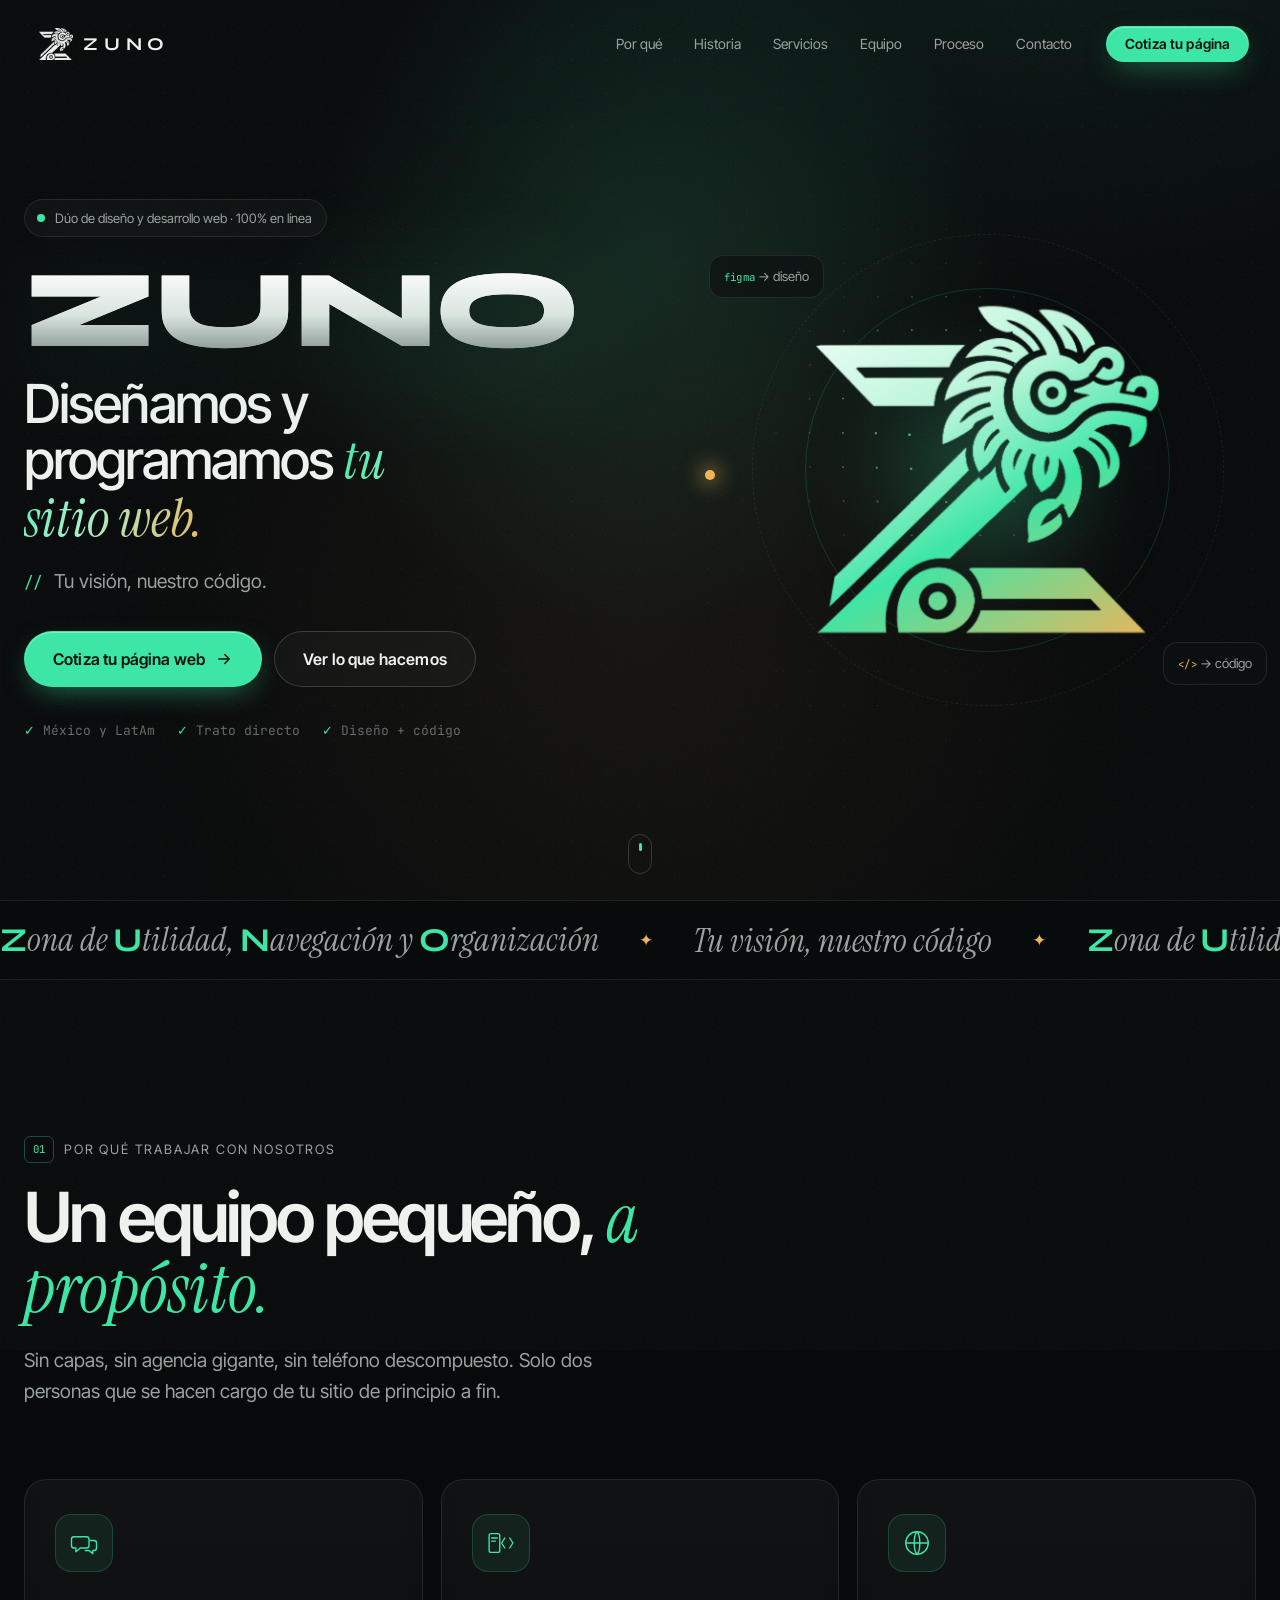
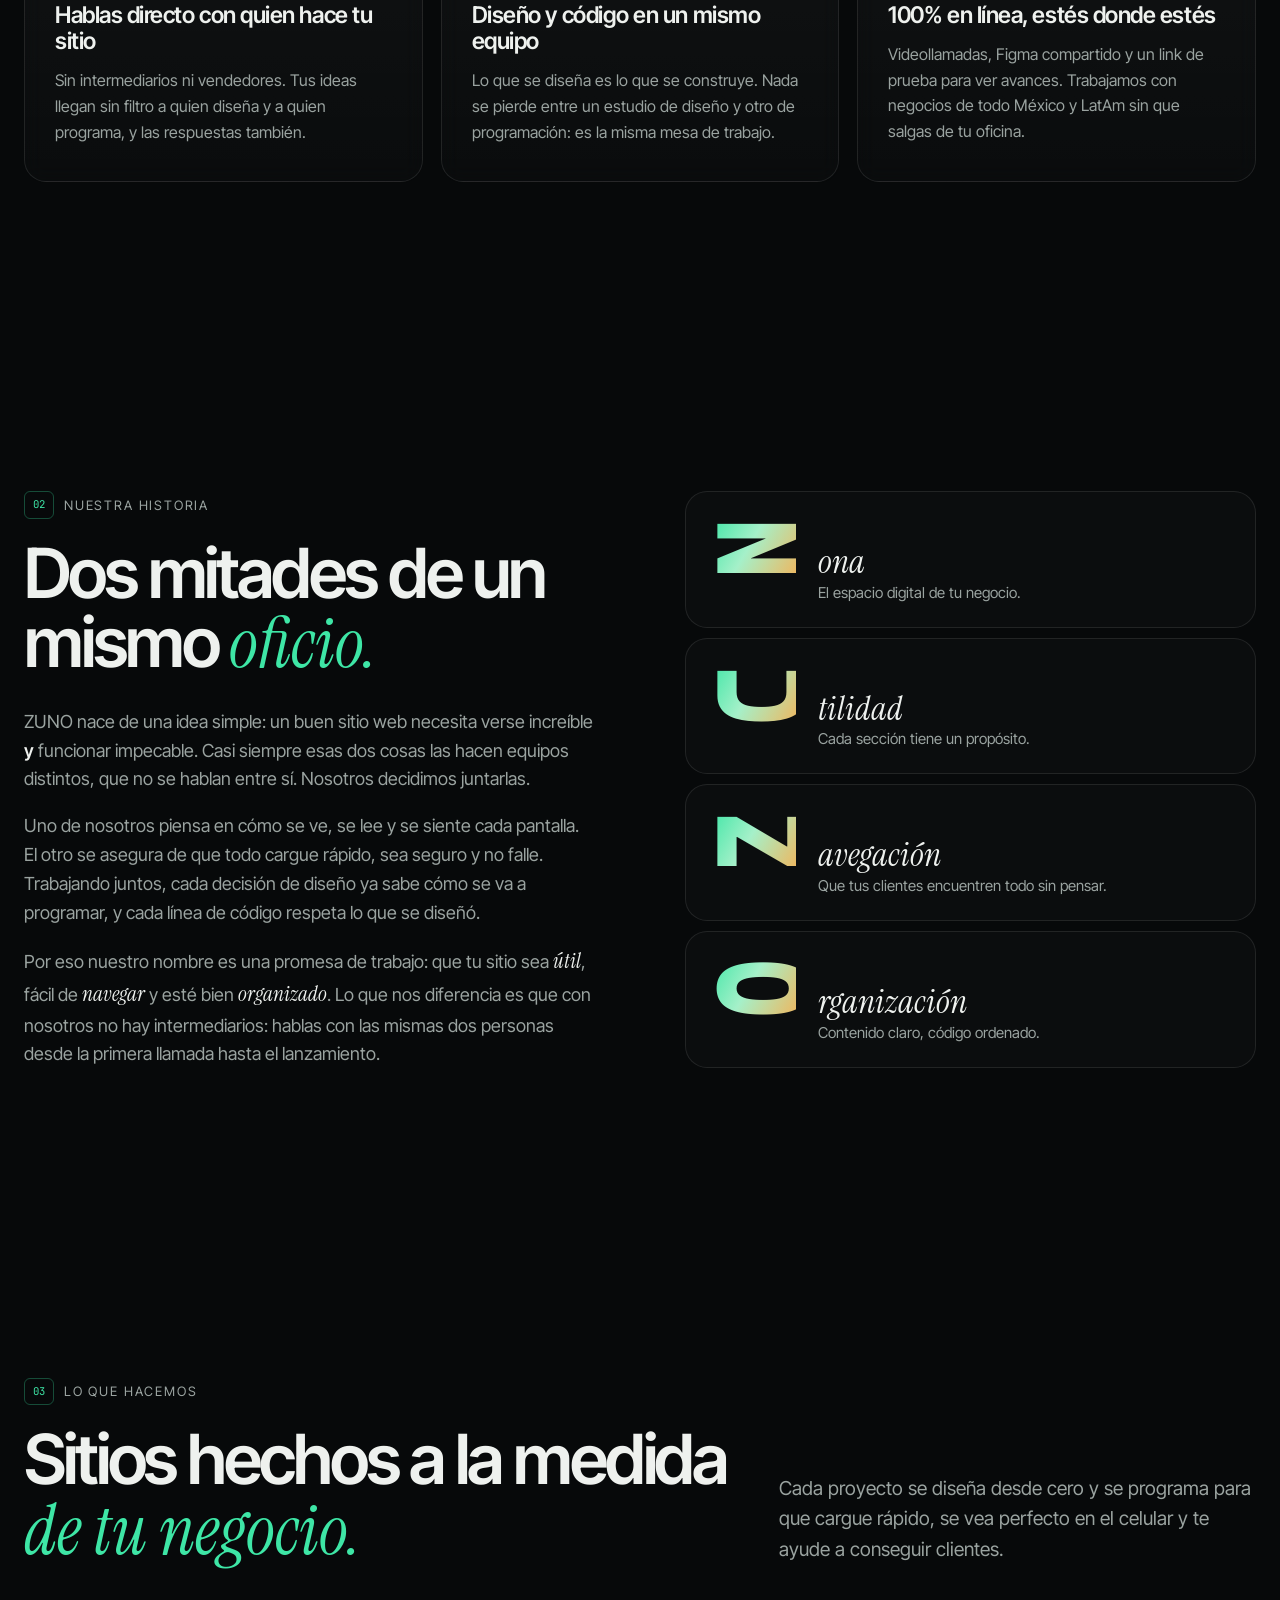
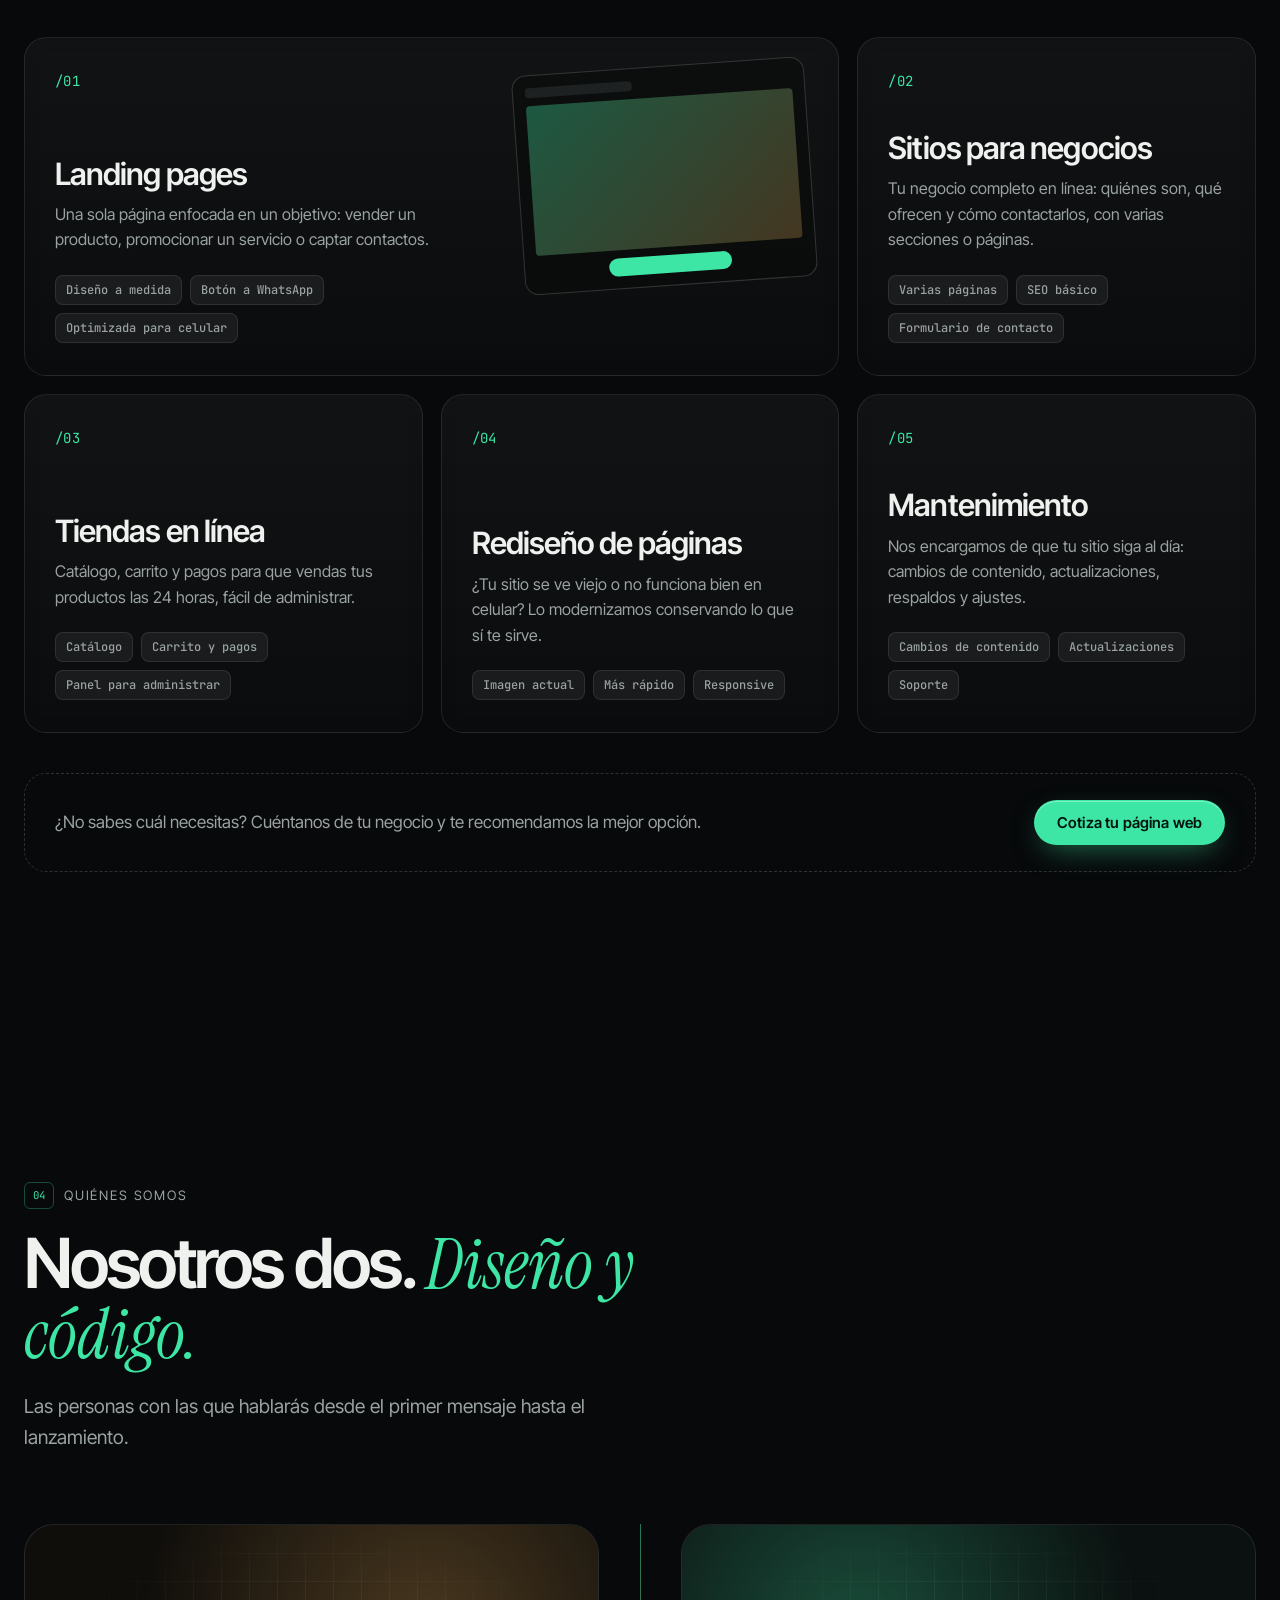
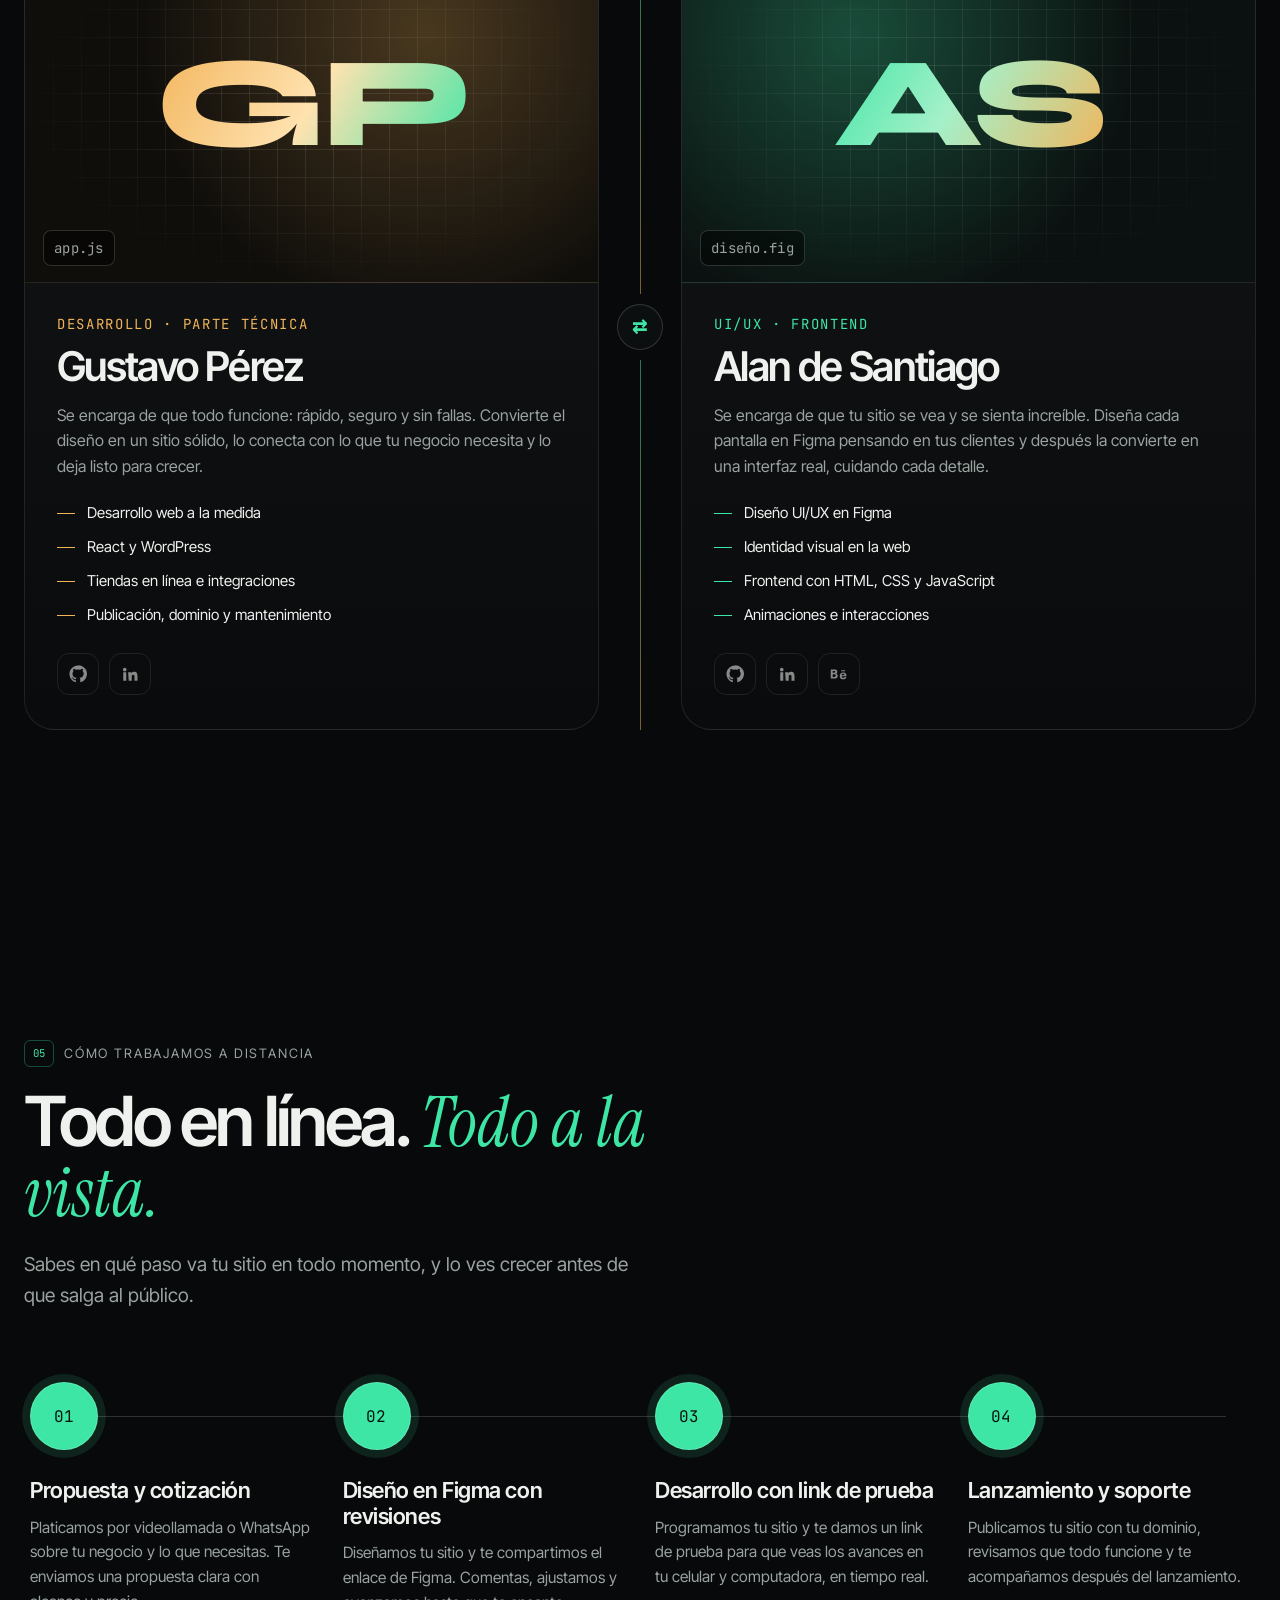
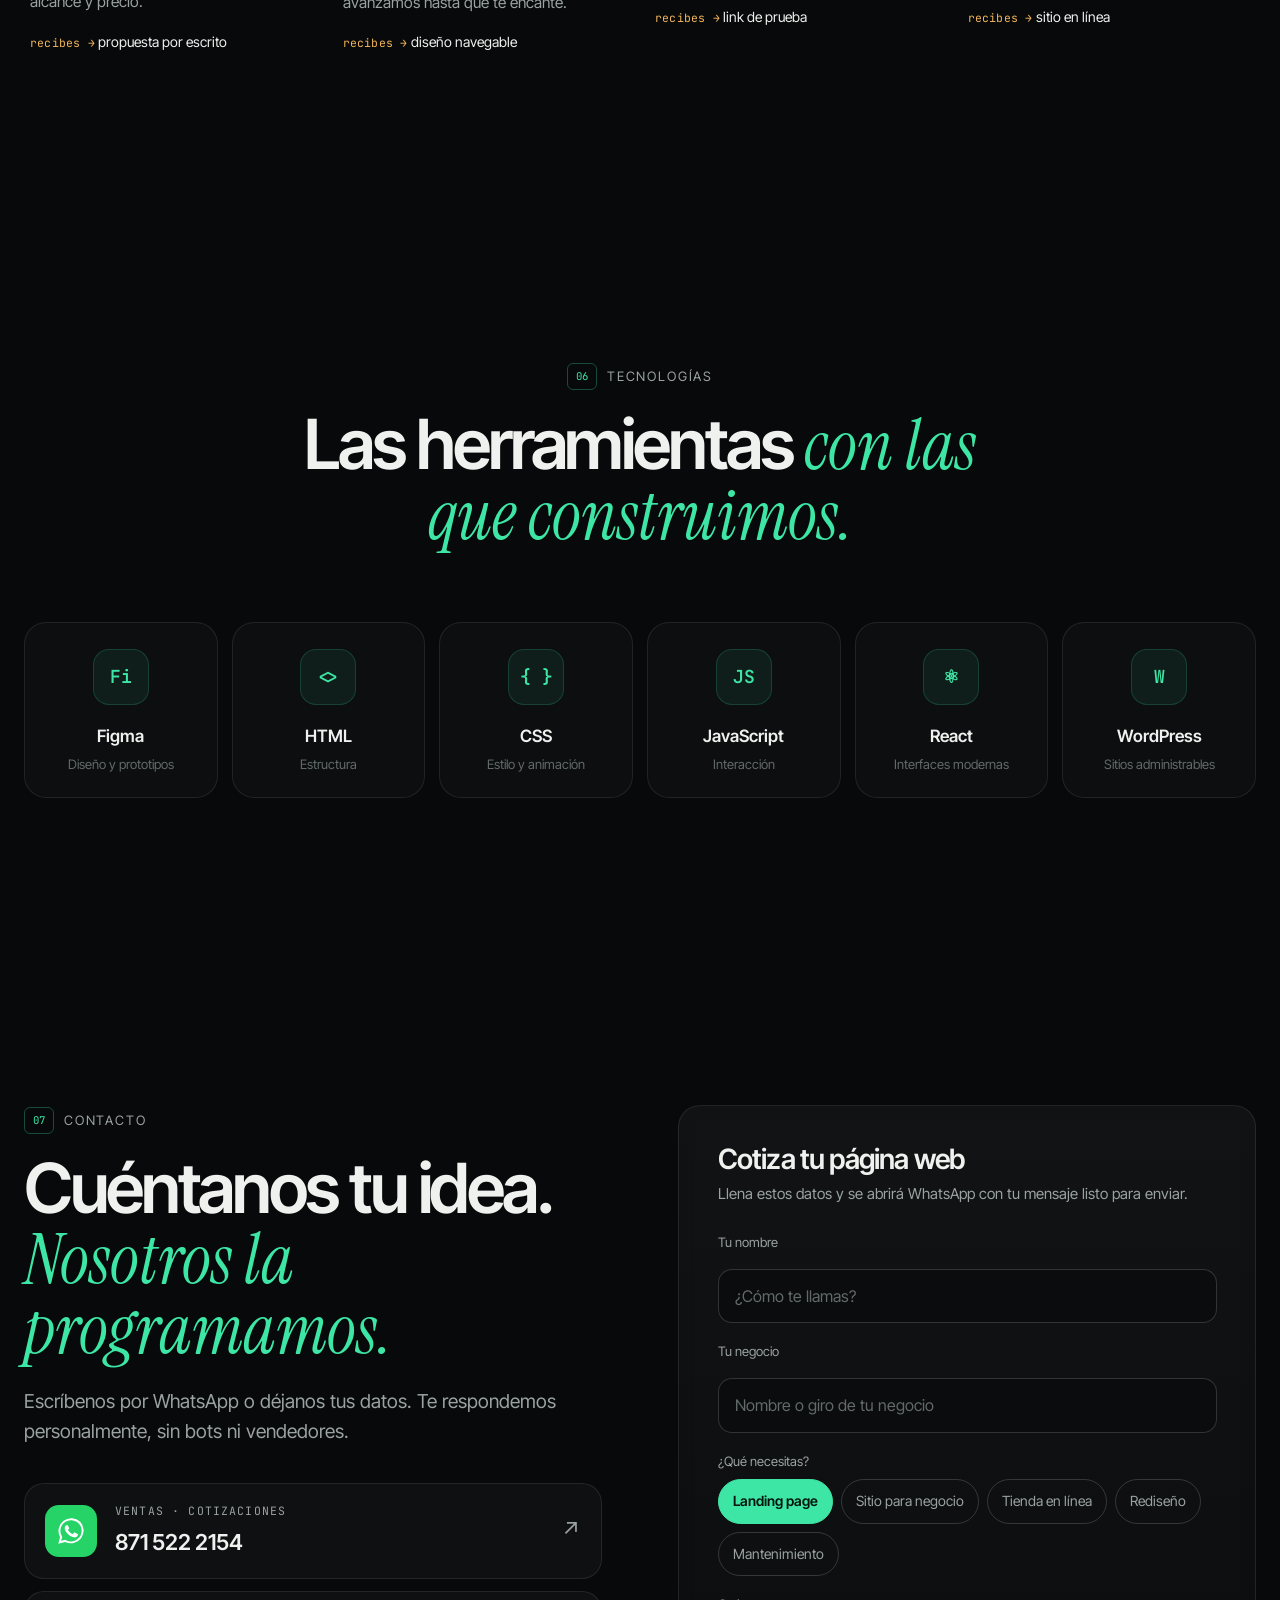
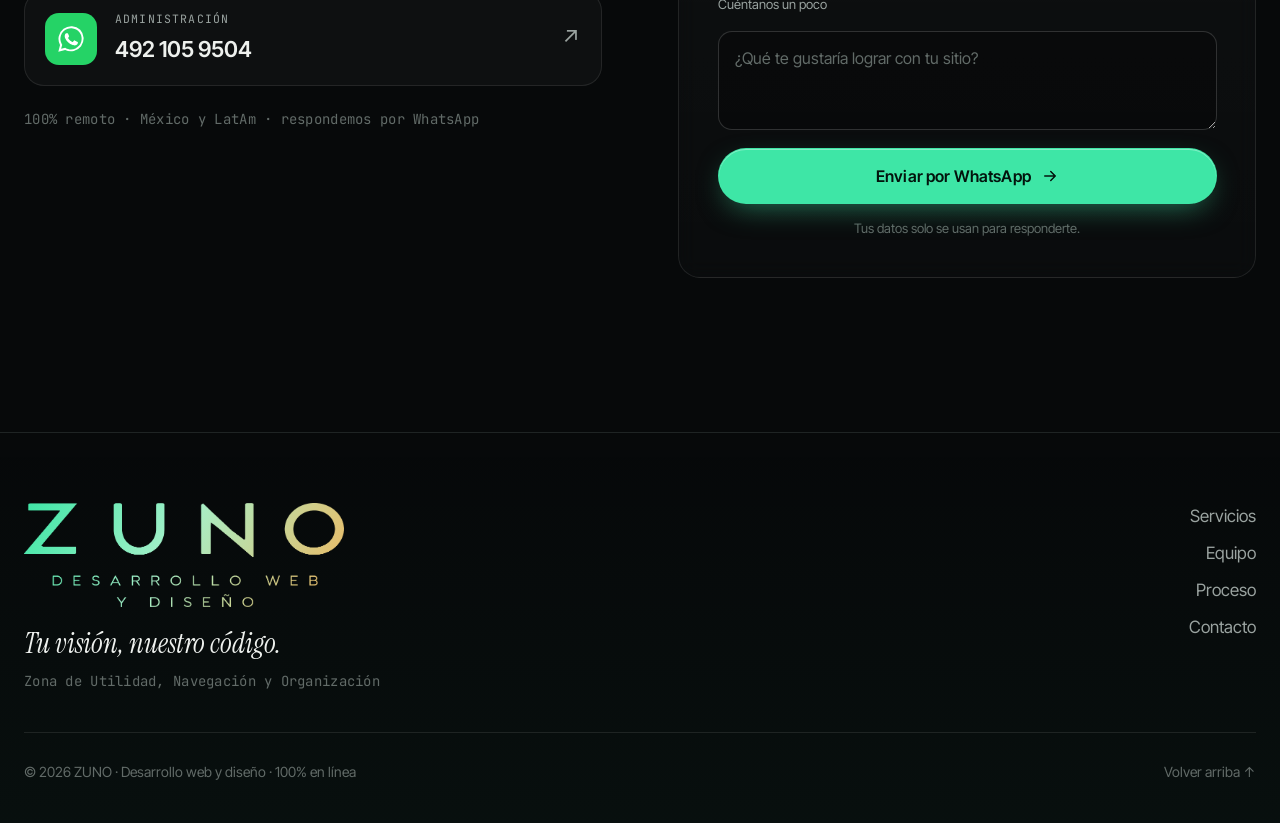
<file: agencia-zuno/index.html>
<!doctype html>
<html lang="es-MX" class="no-js">
<head>
  <meta charset="utf-8">
  <meta name="viewport" content="width=device-width, initial-scale=1, viewport-fit=cover">
  <title>ZUNO — Diseño y desarrollo web 100% en línea</title>
  <meta name="description" content="Somos ZUNO, un dúo de diseño y programación web. Diseñamos y programamos tu sitio web, 100% en línea, para negocios en México y LatAm. Tu visión, nuestro código.">
  <meta name="theme-color" content="#07090a">
  <meta property="og:type" content="website">
  <meta property="og:title" content="ZUNO — Diseñamos y programamos tu sitio web">
  <meta property="og:description" content="Dúo de diseño y desarrollo web. Tu visión, nuestro código.">
  <meta property="og:image" content="assets/img/og-zuno.png">
  <link rel="icon" type="image/png" href="assets/img/favicon.png">
  <link rel="apple-touch-icon" href="assets/img/apple-touch-icon.png">
  <link rel="preconnect" href="https://fonts.googleapis.com">
  <link rel="preconnect" href="https://fonts.gstatic.com" crossorigin>
  <link href="https://fonts.googleapis.com/css2?family=Instrument+Serif:ital@0;1&family=Inter+Tight:wght@300;400;500;600;700&family=JetBrains+Mono:wght@400;500&family=Syne:wght@600;700;800&display=swap" rel="stylesheet">
  <link rel="stylesheet" href="styles.css?v=20261016c">
  <script type="application/ld+json">
  {
    "@context": "https://schema.org",
    "@type": "Organization",
    "name": "ZUNO",
    "alternateName": "Zona de Utilidad, Navegación y Organización",
    "slogan": "Tu visión, nuestro código",
    "description": "Dúo de diseño y desarrollo web que trabaja 100% en línea.",
    "logo": "assets/img/apple-touch-icon.png",
    "areaServed": ["MX", "Latinoamérica"],
    "contactPoint": [
      {"@type": "ContactPoint", "contactType": "sales", "telephone": "+52-871-522-2154", "availableLanguage": "es"},
      {"@type": "ContactPoint", "contactType": "customer support", "telephone": "+52-492-105-9504", "availableLanguage": "es"}
    ],
    "member": [
      {"@type": "Person", "name": "Alan de Santiago", "jobTitle": "Diseño UI/UX y Frontend"},
      {"@type": "Person", "name": "Gustavo Pérez", "jobTitle": "Desarrollo y parte técnica"}
    ]
  }
  </script>
</head>
<body>
  <!-- Living background -->
  <canvas id="field" aria-hidden="true"></canvas>
  <div class="aura" aria-hidden="true"></div>
  <div class="grain" aria-hidden="true"></div>
  <div class="progress" aria-hidden="true"><span></span></div>

  <!-- Splash -->
  <div class="splash" aria-hidden="true">
    <div class="splash__mark"></div>
    <div class="splash__bar"><span></span></div>
  </div>

  <header class="nav" id="top">
    <a class="nav__brand" href="#inicio" aria-label="ZUNO, inicio">
      <span class="nav__emblem" aria-hidden="true"></span>
      <span class="nav__word">ZUNO</span>
    </a>
    <nav class="nav__links" aria-label="Principal">
      <a href="#por-que">Por qué</a>
      <a href="#historia">Historia</a>
      <a href="#servicios">Servicios</a>
      <a href="#equipo">Equipo</a>
      <a href="#proceso">Proceso</a>
      <a href="#contacto">Contacto</a>
    </nav>
    <a class="btn btn--sm btn--primary nav__cta magnetic" href="#contacto">Cotiza tu página</a>
    <button class="nav__toggle" aria-label="Abrir menú" aria-expanded="false"><span></span><span></span></button>
  </header>

  <div class="drawer" aria-hidden="true">
    <nav>
      <a href="#por-que">Por qué ZUNO</a>
      <a href="#historia">Nuestra historia</a>
      <a href="#servicios">Lo que hacemos</a>
      <a href="#equipo">Quiénes somos</a>
      <a href="#proceso">Cómo trabajamos</a>
      <a href="#tecnologias">Tecnologías</a>
      <a href="#contacto">Contacto</a>
    </nav>
    <a class="btn btn--primary" href="#contacto">Cotiza tu página web</a>
  </div>

  <main>
    <!-- ================= HERO ================= -->
    <section class="hero" id="inicio">
      <div class="hero__inner wrap">
        <div class="hero__copy">
          <p class="eyebrow reveal"><span class="dot"></span> Dúo de diseño y desarrollo web · 100% en línea</p>
          <h1 class="hero__name" aria-label="ZUNO">
            <span class="split" data-split>ZUNO</span>
          </h1>
          <p class="hero__title reveal">Diseñamos y programamos <em>tu sitio web.</em></p>
          <p class="hero__slogan reveal"><span class="mono">//</span> Tu visión, nuestro código.</p>
          <div class="hero__actions reveal">
            <a class="btn btn--primary btn--lg magnetic" href="#contacto">
              Cotiza tu página web
              <svg viewBox="0 0 24 24" aria-hidden="true"><path d="M5 12h14M13 6l6 6-6 6"/></svg>
            </a>
            <a class="btn btn--ghost btn--lg" href="#servicios">Ver lo que hacemos</a>
          </div>
          <ul class="hero__chips reveal" aria-label="Datos rápidos">
            <li>México y LatAm</li>
            <li>Trato directo</li>
            <li>Diseño + código</li>
          </ul>
        </div>

        <div class="hero__visual" aria-hidden="true">
          <div class="orbit orbit--1"></div>
          <div class="orbit orbit--2"></div>
          <div class="orbit orbit--3"><i></i></div>
          <div class="emblem" data-tilt>
            <div class="emblem__glow"></div>
            <div class="emblem__mark"></div>
            <div class="emblem__shine"></div>
          </div>
          <div class="hero__tag hero__tag--a"><span class="mono">figma</span> → diseño</div>
          <div class="hero__tag hero__tag--b"><span class="mono">&lt;/&gt;</span> → código</div>
        </div>
      </div>
      <a class="hero__scroll" href="#por-que" aria-label="Bajar a la siguiente sección"><span></span></a>
    </section>

    <!-- ================= ACRONYM STRIP ================= -->
    <div class="strip" aria-label="ZUNO significa Zona de Utilidad, Navegación y Organización">
      <div class="strip__track">
        <span><b>Z</b>ona de <b>U</b>tilidad, <b>N</b>avegación y <b>O</b>rganización</span><i>✦</i>
        <span>Tu visión, nuestro código</span><i>✦</i>
        <span><b>Z</b>ona de <b>U</b>tilidad, <b>N</b>avegación y <b>O</b>rganización</span><i>✦</i>
        <span>Tu visión, nuestro código</span><i>✦</i>
        <span><b>Z</b>ona de <b>U</b>tilidad, <b>N</b>avegación y <b>O</b>rganización</span><i>✦</i>
        <span>Tu visión, nuestro código</span><i>✦</i>
      </div>
    </div>

    <!-- ================= WHY ================= -->
    <section class="section" id="por-que">
      <div class="wrap">
        <header class="head reveal">
          <p class="kicker"><span class="mono">01</span> Por qué trabajar con nosotros</p>
          <h2>Un equipo pequeño, <em>a propósito.</em></h2>
          <p class="lead">Sin capas, sin agencia gigante, sin teléfono descompuesto. Solo dos personas que se hacen cargo de tu sitio de principio a fin.</p>
        </header>
        <div class="why">
          <article class="card why__card reveal" data-spot>
            <div class="why__icon" aria-hidden="true">
              <svg viewBox="0 0 48 48"><path d="M8 14h20a4 4 0 0 1 4 4v10a4 4 0 0 1-4 4H18l-7 6v-6H8a4 4 0 0 1-4-4V18a4 4 0 0 1 4-4z"/><path d="M34 20h6a4 4 0 0 1 4 4v8a4 4 0 0 1-4 4h-2v5l-6-5h-6"/></svg>
            </div>
            <h3>Hablas directo con quien hace tu sitio</h3>
            <p>Sin intermediarios ni vendedores. Tus ideas llegan sin filtro a quien diseña y a quien programa, y las respuestas también.</p>
          </article>
          <article class="card why__card reveal" data-spot>
            <div class="why__icon" aria-hidden="true">
              <svg viewBox="0 0 48 48"><rect x="5" y="9" width="17" height="30" rx="3"/><path d="M30 16l-5 8 5 8M38 16l5 8-5 8"/><path d="M9 16h9M9 21h6"/></svg>
            </div>
            <h3>Diseño y código en un mismo equipo</h3>
            <p>Lo que se diseña es lo que se construye. Nada se pierde entre un estudio de diseño y otro de programación: es la misma mesa de trabajo.</p>
          </article>
          <article class="card why__card reveal" data-spot>
            <div class="why__icon" aria-hidden="true">
              <svg viewBox="0 0 48 48"><circle cx="24" cy="24" r="18"/><path d="M6 24h36M24 6c6 6 6 30 0 36M24 6c-6 6-6 30 0 36"/></svg>
            </div>
            <h3>100% en línea, estés donde estés</h3>
            <p>Videollamadas, Figma compartido y un link de prueba para ver avances. Trabajamos con negocios de todo México y LatAm sin que salgas de tu oficina.</p>
          </article>
        </div>
      </div>
    </section>

    <!-- ================= STORY ================= -->
    <section class="section story" id="historia">
      <div class="wrap story__grid">
        <div class="story__copy reveal">
          <p class="kicker"><span class="mono">02</span> Nuestra historia</p>
          <h2>Dos mitades de un mismo <em>oficio.</em></h2>
          <p>ZUNO nace de una idea simple: un buen sitio web necesita verse increíble <strong>y</strong> funcionar impecable. Casi siempre esas dos cosas las hacen equipos distintos, que no se hablan entre sí. Nosotros decidimos juntarlas.</p>
          <p>Uno de nosotros piensa en cómo se ve, se lee y se siente cada pantalla. El otro se asegura de que todo cargue rápido, sea seguro y no falle. Trabajando juntos, cada decisión de diseño ya sabe cómo se va a programar, y cada línea de código respeta lo que se diseñó.</p>
          <p>Por eso nuestro nombre es una promesa de trabajo: que tu sitio sea <em>útil</em>, fácil de <em>navegar</em> y esté bien <em>organizado</em>. Lo que nos diferencia es que con nosotros no hay intermediarios: hablas con las mismas dos personas desde la primera llamada hasta el lanzamiento.</p>
        </div>
        <div class="acro reveal" aria-label="Significado de ZUNO">
          <div class="acro__row" data-spot><span class="acro__l">Z</span><span class="acro__w">ona</span><span class="acro__d">El espacio digital de tu negocio.</span></div>
          <div class="acro__row" data-spot><span class="acro__l">U</span><span class="acro__w">tilidad</span><span class="acro__d">Cada sección tiene un propósito.</span></div>
          <div class="acro__row" data-spot><span class="acro__l">N</span><span class="acro__w">avegación</span><span class="acro__d">Que tus clientes encuentren todo sin pensar.</span></div>
          <div class="acro__row" data-spot><span class="acro__l">O</span><span class="acro__w">rganización</span><span class="acro__d">Contenido claro, código ordenado.</span></div>
        </div>
      </div>
    </section>

    <!-- ================= SERVICES ================= -->
    <section class="section" id="servicios">
      <div class="wrap">
        <header class="head head--split reveal">
          <div>
            <p class="kicker"><span class="mono">03</span> Lo que hacemos</p>
            <h2>Sitios hechos a la medida <em>de tu negocio.</em></h2>
          </div>
          <p class="lead">Cada proyecto se diseña desde cero y se programa para que cargue rápido, se vea perfecto en el celular y te ayude a conseguir clientes.</p>
        </header>
        <div class="services">
          <article class="card svc svc--wide reveal" data-spot>
            <span class="svc__n mono">/01</span>
            <h3>Landing pages</h3>
            <p>Una sola página enfocada en un objetivo: vender un producto, promocionar un servicio o captar contactos.</p>
            <ul class="tags"><li>Diseño a medida</li><li>Botón a WhatsApp</li><li>Optimizada para celular</li></ul>
            <div class="svc__art svc__art--landing" aria-hidden="true"><i></i><i></i><i></i></div>
          </article>
          <article class="card svc reveal" data-spot>
            <span class="svc__n mono">/02</span>
            <h3>Sitios para negocios</h3>
            <p>Tu negocio completo en línea: quiénes son, qué ofrecen y cómo contactarlos, con varias secciones o páginas.</p>
            <ul class="tags"><li>Varias páginas</li><li>SEO básico</li><li>Formulario de contacto</li></ul>
          </article>
          <article class="card svc reveal" data-spot>
            <span class="svc__n mono">/03</span>
            <h3>Tiendas en línea</h3>
            <p>Catálogo, carrito y pagos para que vendas tus productos las 24 horas, fácil de administrar.</p>
            <ul class="tags"><li>Catálogo</li><li>Carrito y pagos</li><li>Panel para administrar</li></ul>
          </article>
          <article class="card svc reveal" data-spot>
            <span class="svc__n mono">/04</span>
            <h3>Rediseño de páginas</h3>
            <p>¿Tu sitio se ve viejo o no funciona bien en celular? Lo modernizamos conservando lo que sí te sirve.</p>
            <ul class="tags"><li>Imagen actual</li><li>Más rápido</li><li>Responsive</li></ul>
          </article>
          <article class="card svc reveal" data-spot>
            <span class="svc__n mono">/05</span>
            <h3>Mantenimiento</h3>
            <p>Nos encargamos de que tu sitio siga al día: cambios de contenido, actualizaciones, respaldos y ajustes.</p>
            <ul class="tags"><li>Cambios de contenido</li><li>Actualizaciones</li><li>Soporte</li></ul>
          </article>
        </div>
        <div class="mid-cta reveal">
          <p>¿No sabes cuál necesitas? Cuéntanos de tu negocio y te recomendamos la mejor opción.</p>
          <a class="btn btn--primary magnetic" href="#contacto">Cotiza tu página web</a>
        </div>
      </div>
    </section>

    <!-- ================= TEAM ================= -->
    <section class="section" id="equipo">
      <div class="wrap">
        <header class="head reveal">
          <p class="kicker"><span class="mono">04</span> Quiénes somos</p>
          <h2>Nosotros dos. <em>Diseño y código.</em></h2>
          <p class="lead">Las personas con las que hablarás desde el primer mensaje hasta el lanzamiento.</p>
        </header>
        <div class="team">
          <article class="member member--dev reveal" data-tilt-card data-spot>
            <div class="member__photo member__photo--dev" aria-hidden="true">
              <!-- Para usar foto real: <img src="assets/img/gustavo.webp" alt="Gustavo Pérez"> -->
              <span class="member__initials">GP</span>
              <span class="member__badge mono">app.js</span>
            </div>
            <div class="member__body">
              <p class="member__role mono">Desarrollo · Parte técnica</p>
              <h3>Gustavo Pérez</h3>
              <p class="member__bio">Se encarga de que todo funcione: rápido, seguro y sin fallas. Convierte el diseño en un sitio sólido, lo conecta con lo que tu negocio necesita y lo deja listo para crecer.</p>
              <ul class="member__skills">
                <li>Desarrollo web a la medida</li>
                <li>React y WordPress</li>
                <li>Tiendas en línea e integraciones</li>
                <li>Publicación, dominio y mantenimiento</li>
              </ul>
              <div class="member__links">
                <a href="#" data-pending aria-label="GitHub de Gustavo Pérez" title="Próximamente"><svg viewBox="0 0 24 24"><path d="M12 .5A11.5 11.5 0 0 0 8.4 22.9c.6.1.8-.2.8-.6v-2c-3.2.7-3.9-1.5-3.9-1.5-.5-1.3-1.3-1.7-1.3-1.7-1-.7.1-.7.1-.7 1.2.1 1.8 1.2 1.8 1.2 1 1.8 2.7 1.3 3.4 1 .1-.8.4-1.3.7-1.6-2.6-.3-5.3-1.3-5.3-5.7 0-1.3.5-2.3 1.2-3.1-.1-.3-.5-1.5.1-3.1 0 0 1-.3 3.2 1.2a11 11 0 0 1 5.8 0c2.2-1.5 3.2-1.2 3.2-1.2.6 1.6.2 2.8.1 3.1.8.8 1.2 1.9 1.2 3.1 0 4.4-2.7 5.4-5.3 5.7.4.4.8 1.1.8 2.2v3.2c0 .3.2.7.8.6A11.5 11.5 0 0 0 12 .5z"/></svg></a>
                <a href="#" data-pending aria-label="LinkedIn de Gustavo Pérez" title="Próximamente"><svg viewBox="0 0 24 24"><path d="M4.98 3.5a2.5 2.5 0 1 1 0 5 2.5 2.5 0 0 1 0-5zM3 9.5h4V21H3zM9.5 9.5h3.8v1.6h.1c.5-1 1.8-2 3.8-2 4 0 4.8 2.6 4.8 6V21h-4v-5.2c0-1.2 0-2.8-1.7-2.8s-2 1.3-2 2.7V21h-4z"/></svg></a>
              </div>
            </div>
          </article>

          <div class="handoff" aria-hidden="true"><span></span><b class="mono">⇄</b><span></span></div>

          <article class="member reveal" data-tilt-card data-spot>
            <div class="member__photo member__photo--design" aria-hidden="true">
              <!-- Para usar foto real: <img src="assets/img/alan.webp" alt="Alan de Santiago"> -->
              <span class="member__initials">AS</span>
              <span class="member__badge mono">diseño.fig</span>
            </div>
            <div class="member__body">
              <p class="member__role mono">UI/UX · Frontend</p>
              <h3>Alan de Santiago</h3>
              <p class="member__bio">Se encarga de que tu sitio se vea y se sienta increíble. Diseña cada pantalla en Figma pensando en tus clientes y después la convierte en una interfaz real, cuidando cada detalle.</p>
              <ul class="member__skills">
                <li>Diseño UI/UX en Figma</li>
                <li>Identidad visual en la web</li>
                <li>Frontend con HTML, CSS y JavaScript</li>
                <li>Animaciones e interacciones</li>
              </ul>
              <div class="member__links">
                <a href="#" data-pending aria-label="GitHub de Alan de Santiago" title="Próximamente"><svg viewBox="0 0 24 24"><path d="M12 .5A11.5 11.5 0 0 0 8.4 22.9c.6.1.8-.2.8-.6v-2c-3.2.7-3.9-1.5-3.9-1.5-.5-1.3-1.3-1.7-1.3-1.7-1-.7.1-.7.1-.7 1.2.1 1.8 1.2 1.8 1.2 1 1.8 2.7 1.3 3.4 1 .1-.8.4-1.3.7-1.6-2.6-.3-5.3-1.3-5.3-5.7 0-1.3.5-2.3 1.2-3.1-.1-.3-.5-1.5.1-3.1 0 0 1-.3 3.2 1.2a11 11 0 0 1 5.8 0c2.2-1.5 3.2-1.2 3.2-1.2.6 1.6.2 2.8.1 3.1.8.8 1.2 1.9 1.2 3.1 0 4.4-2.7 5.4-5.3 5.7.4.4.8 1.1.8 2.2v3.2c0 .3.2.7.8.6A11.5 11.5 0 0 0 12 .5z"/></svg></a>
                <a href="#" data-pending aria-label="LinkedIn de Alan de Santiago" title="Próximamente"><svg viewBox="0 0 24 24"><path d="M4.98 3.5a2.5 2.5 0 1 1 0 5 2.5 2.5 0 0 1 0-5zM3 9.5h4V21H3zM9.5 9.5h3.8v1.6h.1c.5-1 1.8-2 3.8-2 4 0 4.8 2.6 4.8 6V21h-4v-5.2c0-1.2 0-2.8-1.7-2.8s-2 1.3-2 2.7V21h-4z"/></svg></a>
                <a href="#" data-pending aria-label="Behance de Alan de Santiago" title="Próximamente"><svg viewBox="0 0 24 24"><path d="M8.2 11.3c.9-.4 1.5-1.2 1.5-2.4C9.7 6.6 8 6 6 6H1v12h5.2c2 0 4.1-1 4.1-3.4 0-1.4-.7-2.6-2.1-3.3zM3.6 8h2c.8 0 1.5.2 1.5 1.1S6.5 10.3 5.8 10.3H3.6zm2.3 7.9H3.6v-3.6H6c1 0 1.7.4 1.7 1.8 0 1.4-1 1.8-1.8 1.8zM15 7h5v1.3h-5zm2.6 3c-2.8 0-4.6 2-4.6 4.5 0 2.7 1.7 4.5 4.6 4.5 2.2 0 3.6-1 4.3-3.1h-2.2c-.3.8-1.1 1.2-2 1.2-1.5 0-2.2-.8-2.2-2.2H22c.2-2.8-1.4-4.9-4.4-4.9zm-2.1 3.5c.1-1.1.8-1.7 1.9-1.7 1.1 0 1.7.7 1.8 1.7z"/></svg></a>
              </div>
            </div>
          </article>
        </div>
      </div>
    </section>

    <!-- ================= PROCESS ================= -->
    <section class="section" id="proceso">
      <div class="wrap">
        <header class="head reveal">
          <p class="kicker"><span class="mono">05</span> Cómo trabajamos a distancia</p>
          <h2>Todo en línea. <em>Todo a la vista.</em></h2>
          <p class="lead">Sabes en qué paso va tu sitio en todo momento, y lo ves crecer antes de que salga al público.</p>
        </header>
        <ol class="process">
          <li class="step reveal">
            <span class="step__n mono">01</span>
            <h3>Propuesta y cotización</h3>
            <p>Platicamos por videollamada o WhatsApp sobre tu negocio y lo que necesitas. Te enviamos una propuesta clara con alcance y precio.</p>
            <p class="step__get"><span class="mono">recibes →</span> propuesta por escrito</p>
          </li>
          <li class="step reveal">
            <span class="step__n mono">02</span>
            <h3>Diseño en Figma con revisiones</h3>
            <p>Diseñamos tu sitio y te compartimos el enlace de Figma. Comentas, ajustamos y avanzamos hasta que te encante.</p>
            <p class="step__get"><span class="mono">recibes →</span> diseño navegable</p>
          </li>
          <li class="step reveal">
            <span class="step__n mono">03</span>
            <h3>Desarrollo con link de prueba</h3>
            <p>Programamos tu sitio y te damos un link de prueba para que veas los avances en tu celular y computadora, en tiempo real.</p>
            <p class="step__get"><span class="mono">recibes →</span> link de prueba</p>
          </li>
          <li class="step reveal">
            <span class="step__n mono">04</span>
            <h3>Lanzamiento y soporte</h3>
            <p>Publicamos tu sitio con tu dominio, revisamos que todo funcione y te acompañamos después del lanzamiento.</p>
            <p class="step__get"><span class="mono">recibes →</span> sitio en línea</p>
          </li>
        </ol>
      </div>
    </section>

    <!-- ================= TECH ================= -->
    <section class="section tech" id="tecnologias">
      <div class="wrap">
        <header class="head head--center reveal">
          <p class="kicker"><span class="mono">06</span> Tecnologías</p>
          <h2>Las herramientas <em>con las que construimos.</em></h2>
        </header>
        <ul class="stack reveal" aria-label="Tecnologías">
          <li data-spot><span class="stack__ic">Fi</span><b>Figma</b><small>Diseño y prototipos</small></li>
          <li data-spot><span class="stack__ic">&lt;&gt;</span><b>HTML</b><small>Estructura</small></li>
          <li data-spot><span class="stack__ic">{ }</span><b>CSS</b><small>Estilo y animación</small></li>
          <li data-spot><span class="stack__ic">JS</span><b>JavaScript</b><small>Interacción</small></li>
          <li data-spot><span class="stack__ic">⚛</span><b>React</b><small>Interfaces modernas</small></li>
          <li data-spot><span class="stack__ic">W</span><b>WordPress</b><small>Sitios administrables</small></li>
        </ul>
      </div>
    </section>

    <!-- ================= CONTACT ================= -->
    <section class="section contact" id="contacto">
      <div class="wrap contact__grid">
        <div class="contact__copy reveal">
          <p class="kicker"><span class="mono">07</span> Contacto</p>
          <h2>Cuéntanos tu idea. <em>Nosotros la programamos.</em></h2>
          <p class="lead">Escríbenos por WhatsApp o déjanos tus datos. Te respondemos personalmente, sin bots ni vendedores.</p>

          <div class="channels">
            <a class="channel magnetic" data-spot target="_blank" rel="noopener"
               href="https://wa.me/528715222154?text=Hola%20ZUNO%20%F0%9F%91%8B%20Me%20interesa%20cotizar%20una%20p%C3%A1gina%20web%20para%20mi%20negocio.%20%C2%BFMe%20pueden%20dar%20informaci%C3%B3n%3F">
              <span class="channel__ic"><svg viewBox="0 0 24 24"><path d="M20.5 3.5A11.8 11.8 0 0 0 1.9 17.6L.3 23.7l6.3-1.6A11.8 11.8 0 0 0 20.5 3.5zM12 21.6c-1.8 0-3.5-.5-5-1.4l-.4-.2-3.7 1 1-3.6-.2-.4A9.8 9.8 0 1 1 12 21.6zm5.4-7.3c-.3-.1-1.8-.9-2-1-.3-.1-.5-.1-.7.2l-.9 1.1c-.2.2-.3.2-.6.1-1.6-.8-2.7-1.4-3.8-3.3-.3-.5.3-.5.8-1.6.1-.2 0-.4 0-.5l-.9-2.2c-.2-.6-.5-.5-.7-.5h-.6c-.2 0-.5.1-.8.4-.3.3-1 1-1 2.5s1.1 2.9 1.2 3.1c.1.2 2.1 3.2 5.1 4.5 1.9.8 2.6.9 3.6.7.6-.1 1.8-.7 2-1.5.3-.7.3-1.3.2-1.5-.1-.1-.3-.2-.6-.3z"/></svg></span>
              <span class="channel__txt"><small class="mono">Ventas · cotizaciones</small><b>871 522 2154</b></span>
              <span class="channel__go" aria-hidden="true">↗</span>
            </a>
            <a class="channel magnetic" data-spot target="_blank" rel="noopener"
               href="https://wa.me/524921059504?text=Hola%20ZUNO%2C%20tengo%20una%20consulta%20para%20administraci%C3%B3n.">
              <span class="channel__ic"><svg viewBox="0 0 24 24"><path d="M20.5 3.5A11.8 11.8 0 0 0 1.9 17.6L.3 23.7l6.3-1.6A11.8 11.8 0 0 0 20.5 3.5zM12 21.6c-1.8 0-3.5-.5-5-1.4l-.4-.2-3.7 1 1-3.6-.2-.4A9.8 9.8 0 1 1 12 21.6zm5.4-7.3c-.3-.1-1.8-.9-2-1-.3-.1-.5-.1-.7.2l-.9 1.1c-.2.2-.3.2-.6.1-1.6-.8-2.7-1.4-3.8-3.3-.3-.5.3-.5.8-1.6.1-.2 0-.4 0-.5l-.9-2.2c-.2-.6-.5-.5-.7-.5h-.6c-.2 0-.5.1-.8.4-.3.3-1 1-1 2.5s1.1 2.9 1.2 3.1c.1.2 2.1 3.2 5.1 4.5 1.9.8 2.6.9 3.6.7.6-.1 1.8-.7 2-1.5.3-.7.3-1.3.2-1.5-.1-.1-.3-.2-.6-.3z"/></svg></span>
              <span class="channel__txt"><small class="mono">Administración</small><b>492 105 9504</b></span>
              <span class="channel__go" aria-hidden="true">↗</span>
            </a>
          </div>
          <p class="contact__note mono">100% remoto · México y LatAm · respondemos por WhatsApp</p>
        </div>

        <form class="form card reveal" id="quote" data-spot novalidate>
          <h3>Cotiza tu página web</h3>
          <p class="form__sub">Llena estos datos y se abrirá WhatsApp con tu mensaje listo para enviar.</p>
          <label class="field">
            <span>Tu nombre</span>
            <input name="nombre" type="text" autocomplete="name" required placeholder="¿Cómo te llamas?">
          </label>
          <label class="field">
            <span>Tu negocio</span>
            <input name="negocio" type="text" autocomplete="organization" placeholder="Nombre o giro de tu negocio">
          </label>
          <fieldset class="field">
            <legend>¿Qué necesitas?</legend>
            <div class="pills">
              <label><input type="radio" name="tipo" value="Landing page" checked><span>Landing page</span></label>
              <label><input type="radio" name="tipo" value="Sitio para negocio"><span>Sitio para negocio</span></label>
              <label><input type="radio" name="tipo" value="Tienda en línea"><span>Tienda en línea</span></label>
              <label><input type="radio" name="tipo" value="Rediseño"><span>Rediseño</span></label>
              <label><input type="radio" name="tipo" value="Mantenimiento"><span>Mantenimiento</span></label>
            </div>
          </fieldset>
          <label class="field">
            <span>Cuéntanos un poco</span>
            <textarea name="mensaje" rows="3" placeholder="¿Qué te gustaría lograr con tu sitio?"></textarea>
          </label>
          <button class="btn btn--primary btn--lg btn--block magnetic" type="submit">
            Enviar por WhatsApp
            <svg viewBox="0 0 24 24" aria-hidden="true"><path d="M5 12h14M13 6l6 6-6 6"/></svg>
          </button>
          <p class="form__error" role="alert" hidden>Escribe tu nombre para continuar.</p>
          <p class="form__privacy">Tus datos solo se usan para responderte.</p>
        </form>
      </div>
    </section>
  </main>

  <footer class="footer">
    <div class="wrap footer__inner">
      <div class="footer__brand">
        <span class="footer__wordmark" role="img" aria-label="ZUNO"></span>
        <p class="footer__slogan">Tu visión, nuestro código.</p>
        <p class="footer__acro mono">Zona de Utilidad, Navegación y Organización</p>
      </div>
      <nav class="footer__nav" aria-label="Pie de página">
        <a href="#servicios">Servicios</a>
        <a href="#equipo">Equipo</a>
        <a href="#proceso">Proceso</a>
        <a href="#contacto">Contacto</a>
      </nav>
      <div class="footer__base">
        <p>© <span data-year>2026</span> ZUNO · Desarrollo web y diseño · 100% en línea</p>
        <a href="#inicio" class="footer__top">Volver arriba ↑</a>
      </div>
    </div>
  </footer>

  <a class="wa-float" target="_blank" rel="noopener" aria-label="Escríbenos por WhatsApp"
     href="https://wa.me/528715222154?text=Hola%20ZUNO%20%F0%9F%91%8B%20Me%20interesa%20cotizar%20una%20p%C3%A1gina%20web%20para%20mi%20negocio.%20%C2%BFMe%20pueden%20dar%20informaci%C3%B3n%3F">
    <svg viewBox="0 0 24 24"><path d="M20.5 3.5A11.8 11.8 0 0 0 1.9 17.6L.3 23.7l6.3-1.6A11.8 11.8 0 0 0 20.5 3.5zM12 21.6c-1.8 0-3.5-.5-5-1.4l-.4-.2-3.7 1 1-3.6-.2-.4A9.8 9.8 0 1 1 12 21.6zm5.4-7.3c-.3-.1-1.8-.9-2-1-.3-.1-.5-.1-.7.2l-.9 1.1c-.2.2-.3.2-.6.1-1.6-.8-2.7-1.4-3.8-3.3-.3-.5.3-.5.8-1.6.1-.2 0-.4 0-.5l-.9-2.2c-.2-.6-.5-.5-.7-.5h-.6c-.2 0-.5.1-.8.4-.3.3-1 1-1 2.5s1.1 2.9 1.2 3.1c.1.2 2.1 3.2 5.1 4.5 1.9.8 2.6.9 3.6.7.6-.1 1.8-.7 2-1.5.3-.7.3-1.3.2-1.5-.1-.1-.3-.2-.6-.3z"/></svg>
  </a>

  <script defer src="lib/manifest.js?v=20261016c"></script>
  <script defer src="main.js?v=20261016c"></script>
</body>
</html>
</file>
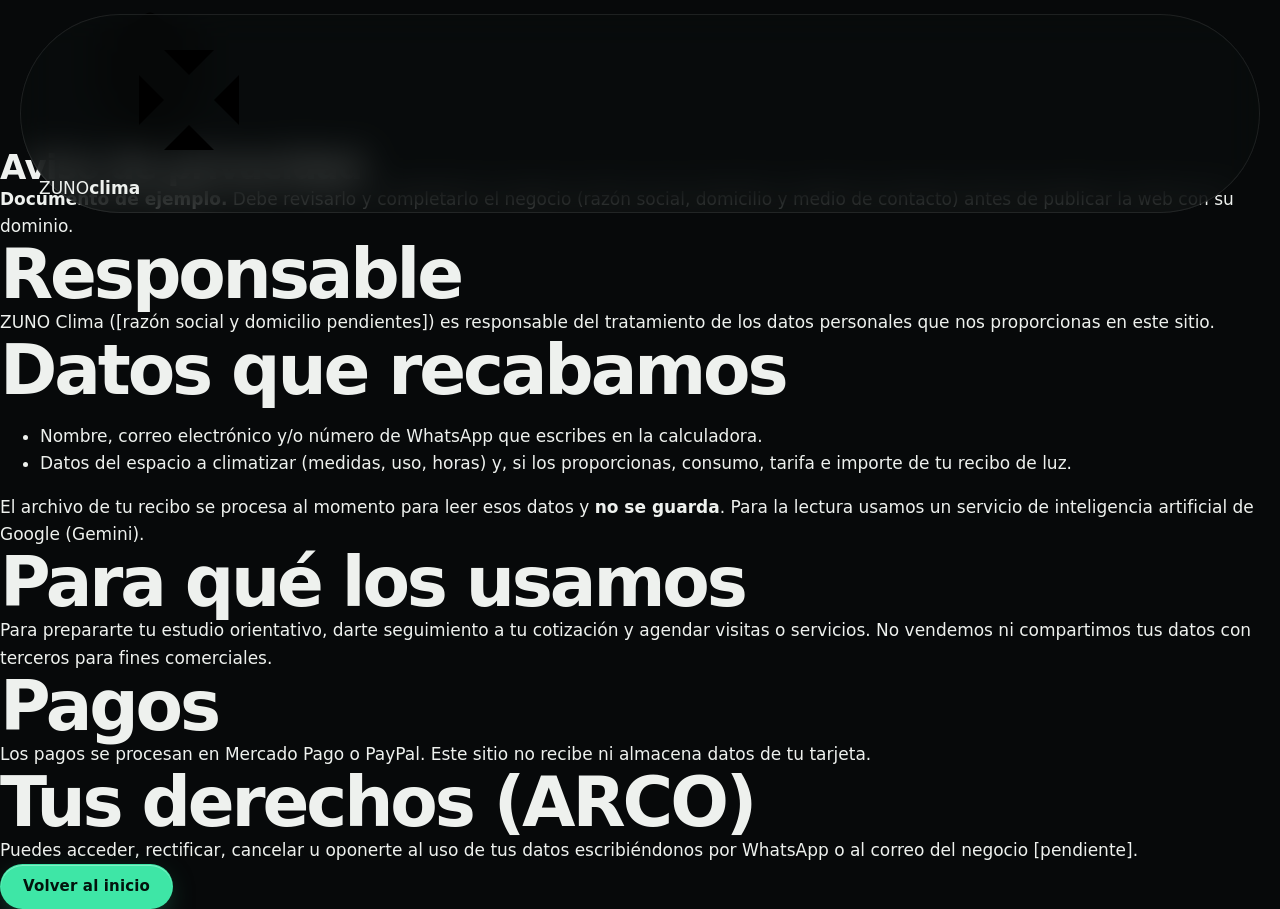
<file: aviso-privacidad.html>
<!doctype html>
<html lang="es-MX">
<head>
  <meta charset="utf-8">
  <meta name="viewport" content="width=device-width, initial-scale=1">
  <meta name="robots" content="noindex">
  <title>Aviso de privacidad | ZUNO Clima</title>
  <link rel="icon" href="assets/img/favicon.svg" type="image/svg+xml">
  <link rel="preconnect" href="https://fonts.googleapis.com">
  <link rel="preconnect" href="https://fonts.gstatic.com" crossorigin>
  <link href="https://fonts.googleapis.com/css2?family=Bricolage+Grotesque:opsz,wght@12..96,600;12..96,800&family=Inter:wght@400;600&display=swap" rel="stylesheet">
  <link rel="stylesheet" href="styles.css?v=20261016c">
</head>
<body>
<svg width="0" height="0" style="position:absolute" aria-hidden="true"><defs>
  <symbol id="i-snow" viewBox="0 0 24 24"><line x1="2" x2="22" y1="12" y2="12"/><line x1="12" x2="12" y1="2" y2="22"/><path d="m20 16-4-4 4-4"/><path d="m4 8 4 4-4 4"/><path d="m16 4-4 4-4-4"/><path d="m8 20 4-4 4 4"/></symbol>
  <symbol id="i-check" viewBox="0 0 24 24"><path d="M20 6 9 17l-5-5"/></symbol>
  <symbol id="i-clock" viewBox="0 0 24 24"><circle cx="12" cy="12" r="10"/><polyline points="12 6 12 12 16 14"/></symbol>
  <symbol id="i-x" viewBox="0 0 24 24"><path d="M18 6 6 18"/><path d="m6 6 12 12"/></symbol>
  <symbol id="i-shield" viewBox="0 0 24 24"><path d="M20 13c0 5-3.5 7.5-7.66 8.95a1 1 0 0 1-.67-.01C7.5 20.5 4 18 4 13V6a1 1 0 0 1 1-1c2 0 4.5-1.2 6.24-2.72a1.17 1.17 0 0 1 1.52 0C14.51 3.81 17 5 19 5a1 1 0 0 1 1 1z"/><path d="m9 12 2 2 4-4"/></symbol>
</defs></svg>
<header class="nav is-scrolled"><div class="nav__inner">
  <a class="brand" href="index.html"><span class="brand__mark" aria-hidden="true"><svg><use href="#i-snow"/></svg></span><span class="brand__word">ZUNO<b>clima</b></span></a>
</div></header>
<main class="page">
  <div class="page__card page__card--text">
    <div class="page__icon"><svg class="i"><use href="#i-shield"/></svg></div>
    <h1>Aviso de privacidad</h1>
    <p><b>Documento de ejemplo.</b> Debe revisarlo y completarlo el negocio (razón social, domicilio y medio de contacto) antes de publicar la web con su dominio.</p>
    <h2>Responsable</h2>
    <p>ZUNO Clima ([razón social y domicilio pendientes]) es responsable del tratamiento de los datos personales que nos proporcionas en este sitio.</p>
    <h2>Datos que recabamos</h2>
    <ul><li>Nombre, correo electrónico y/o número de WhatsApp que escribes en la calculadora.</li><li>Datos del espacio a climatizar (medidas, uso, horas) y, si los proporcionas, consumo, tarifa e importe de tu recibo de luz.</li></ul>
    <p>El archivo de tu recibo se procesa al momento para leer esos datos y <b>no se guarda</b>. Para la lectura usamos un servicio de inteligencia artificial de Google (Gemini).</p>
    <h2>Para qué los usamos</h2>
    <p>Para prepararte tu estudio orientativo, darte seguimiento a tu cotización y agendar visitas o servicios. No vendemos ni compartimos tus datos con terceros para fines comerciales.</p>
    <h2>Pagos</h2>
    <p>Los pagos se procesan en Mercado Pago o PayPal. Este sitio no recibe ni almacena datos de tu tarjeta.</p>
    <h2>Tus derechos (ARCO)</h2>
    <p>Puedes acceder, rectificar, cancelar u oponerte al uso de tus datos escribiéndonos por WhatsApp o al correo del negocio [pendiente].</p>
    <div class="hero__ctas"><a class="btn btn--primary" href="index.html">Volver al inicio</a></div>
  </div>
</main>
</body>
</html>
</file>
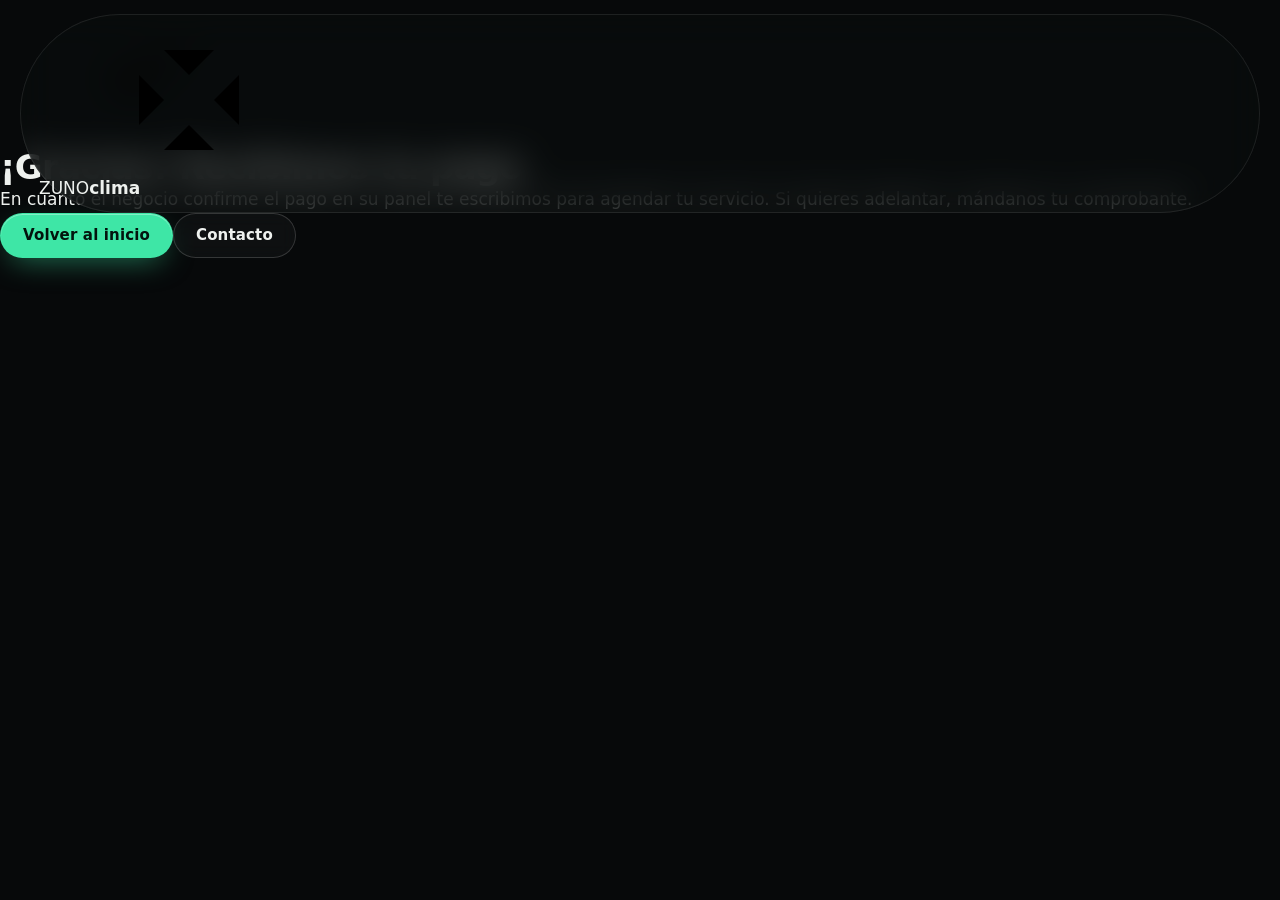
<file: gracias.html>
<!doctype html>
<html lang="es-MX">
<head>
  <meta charset="utf-8">
  <meta name="viewport" content="width=device-width, initial-scale=1">
  <meta name="robots" content="noindex">
  <title>¡Pago recibido! | ZUNO Clima</title>
  <link rel="icon" href="assets/img/favicon.svg" type="image/svg+xml">
  <link rel="preconnect" href="https://fonts.googleapis.com">
  <link rel="preconnect" href="https://fonts.gstatic.com" crossorigin>
  <link href="https://fonts.googleapis.com/css2?family=Bricolage+Grotesque:opsz,wght@12..96,600;12..96,800&family=Inter:wght@400;600&display=swap" rel="stylesheet">
  <link rel="stylesheet" href="styles.css?v=20261016c">
</head>
<body>
<svg width="0" height="0" style="position:absolute" aria-hidden="true"><defs>
  <symbol id="i-snow" viewBox="0 0 24 24"><line x1="2" x2="22" y1="12" y2="12"/><line x1="12" x2="12" y1="2" y2="22"/><path d="m20 16-4-4 4-4"/><path d="m4 8 4 4-4 4"/><path d="m16 4-4 4-4-4"/><path d="m8 20 4-4 4 4"/></symbol>
  <symbol id="i-check" viewBox="0 0 24 24"><path d="M20 6 9 17l-5-5"/></symbol>
  <symbol id="i-clock" viewBox="0 0 24 24"><circle cx="12" cy="12" r="10"/><polyline points="12 6 12 12 16 14"/></symbol>
  <symbol id="i-x" viewBox="0 0 24 24"><path d="M18 6 6 18"/><path d="m6 6 12 12"/></symbol>
  <symbol id="i-shield" viewBox="0 0 24 24"><path d="M20 13c0 5-3.5 7.5-7.66 8.95a1 1 0 0 1-.67-.01C7.5 20.5 4 18 4 13V6a1 1 0 0 1 1-1c2 0 4.5-1.2 6.24-2.72a1.17 1.17 0 0 1 1.52 0C14.51 3.81 17 5 19 5a1 1 0 0 1 1 1z"/><path d="m9 12 2 2 4-4"/></symbol>
</defs></svg>
<header class="nav is-scrolled"><div class="nav__inner">
  <a class="brand" href="index.html"><span class="brand__mark" aria-hidden="true"><svg><use href="#i-snow"/></svg></span><span class="brand__word">ZUNO<b>clima</b></span></a>
</div></header>
<main class="page">
  <div class="page__card ">
    <div class="page__icon page__icon--ok"><svg class="i"><use href="#i-check"/></svg></div>
    <h1>¡Gracias! Recibimos tu pago</h1>
    <p>En cuanto el negocio confirme el pago en su panel te escribimos para agendar tu servicio. Si quieres adelantar, mándanos tu comprobante.</p>
    <div class="hero__ctas"><a class="btn btn--primary" href="index.html">Volver al inicio</a><a class="btn btn--ghost" href="index.html#contacto">Contacto</a></div>
  </div>
</main>
</body>
</html>
</file>
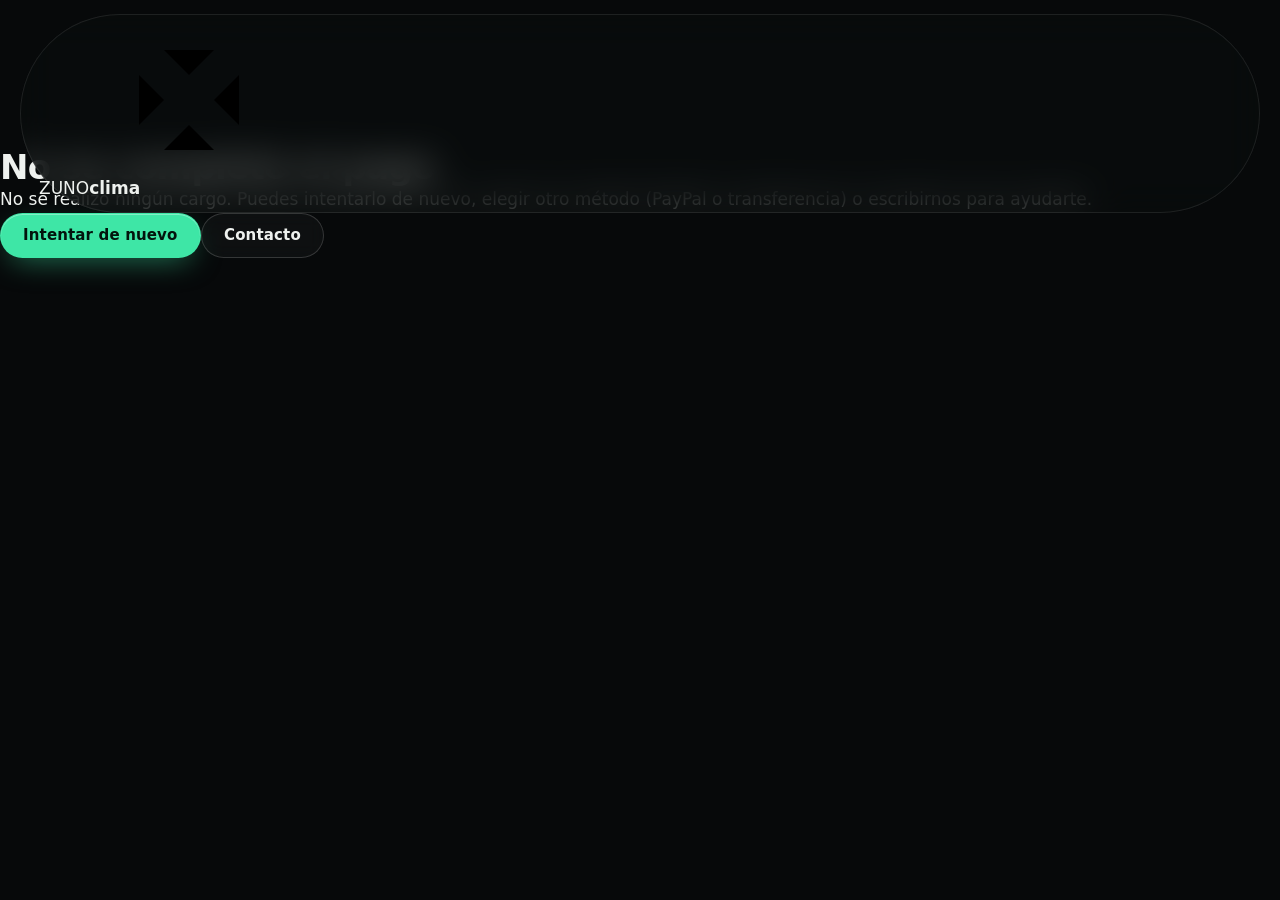
<file: pago-error.html>
<!doctype html>
<html lang="es-MX">
<head>
  <meta charset="utf-8">
  <meta name="viewport" content="width=device-width, initial-scale=1">
  <meta name="robots" content="noindex">
  <title>No se completó el pago | ZUNO Clima</title>
  <link rel="icon" href="assets/img/favicon.svg" type="image/svg+xml">
  <link rel="preconnect" href="https://fonts.googleapis.com">
  <link rel="preconnect" href="https://fonts.gstatic.com" crossorigin>
  <link href="https://fonts.googleapis.com/css2?family=Bricolage+Grotesque:opsz,wght@12..96,600;12..96,800&family=Inter:wght@400;600&display=swap" rel="stylesheet">
  <link rel="stylesheet" href="styles.css?v=20261016c">
</head>
<body>
<svg width="0" height="0" style="position:absolute" aria-hidden="true"><defs>
  <symbol id="i-snow" viewBox="0 0 24 24"><line x1="2" x2="22" y1="12" y2="12"/><line x1="12" x2="12" y1="2" y2="22"/><path d="m20 16-4-4 4-4"/><path d="m4 8 4 4-4 4"/><path d="m16 4-4 4-4-4"/><path d="m8 20 4-4 4 4"/></symbol>
  <symbol id="i-check" viewBox="0 0 24 24"><path d="M20 6 9 17l-5-5"/></symbol>
  <symbol id="i-clock" viewBox="0 0 24 24"><circle cx="12" cy="12" r="10"/><polyline points="12 6 12 12 16 14"/></symbol>
  <symbol id="i-x" viewBox="0 0 24 24"><path d="M18 6 6 18"/><path d="m6 6 12 12"/></symbol>
  <symbol id="i-shield" viewBox="0 0 24 24"><path d="M20 13c0 5-3.5 7.5-7.66 8.95a1 1 0 0 1-.67-.01C7.5 20.5 4 18 4 13V6a1 1 0 0 1 1-1c2 0 4.5-1.2 6.24-2.72a1.17 1.17 0 0 1 1.52 0C14.51 3.81 17 5 19 5a1 1 0 0 1 1 1z"/><path d="m9 12 2 2 4-4"/></symbol>
</defs></svg>
<header class="nav is-scrolled"><div class="nav__inner">
  <a class="brand" href="index.html"><span class="brand__mark" aria-hidden="true"><svg><use href="#i-snow"/></svg></span><span class="brand__word">ZUNO<b>clima</b></span></a>
</div></header>
<main class="page">
  <div class="page__card ">
    <div class="page__icon page__icon--warn"><svg class="i"><use href="#i-x"/></svg></div>
    <h1>No se completó el pago</h1>
    <p>No se realizó ningún cargo. Puedes intentarlo de nuevo, elegir otro método (PayPal o transferencia) o escribirnos para ayudarte.</p>
    <div class="hero__ctas"><a class="btn btn--primary" href="index.html#pagos">Intentar de nuevo</a><a class="btn btn--ghost" href="index.html#contacto">Contacto</a></div>
  </div>
</main>
</body>
</html>
</file>
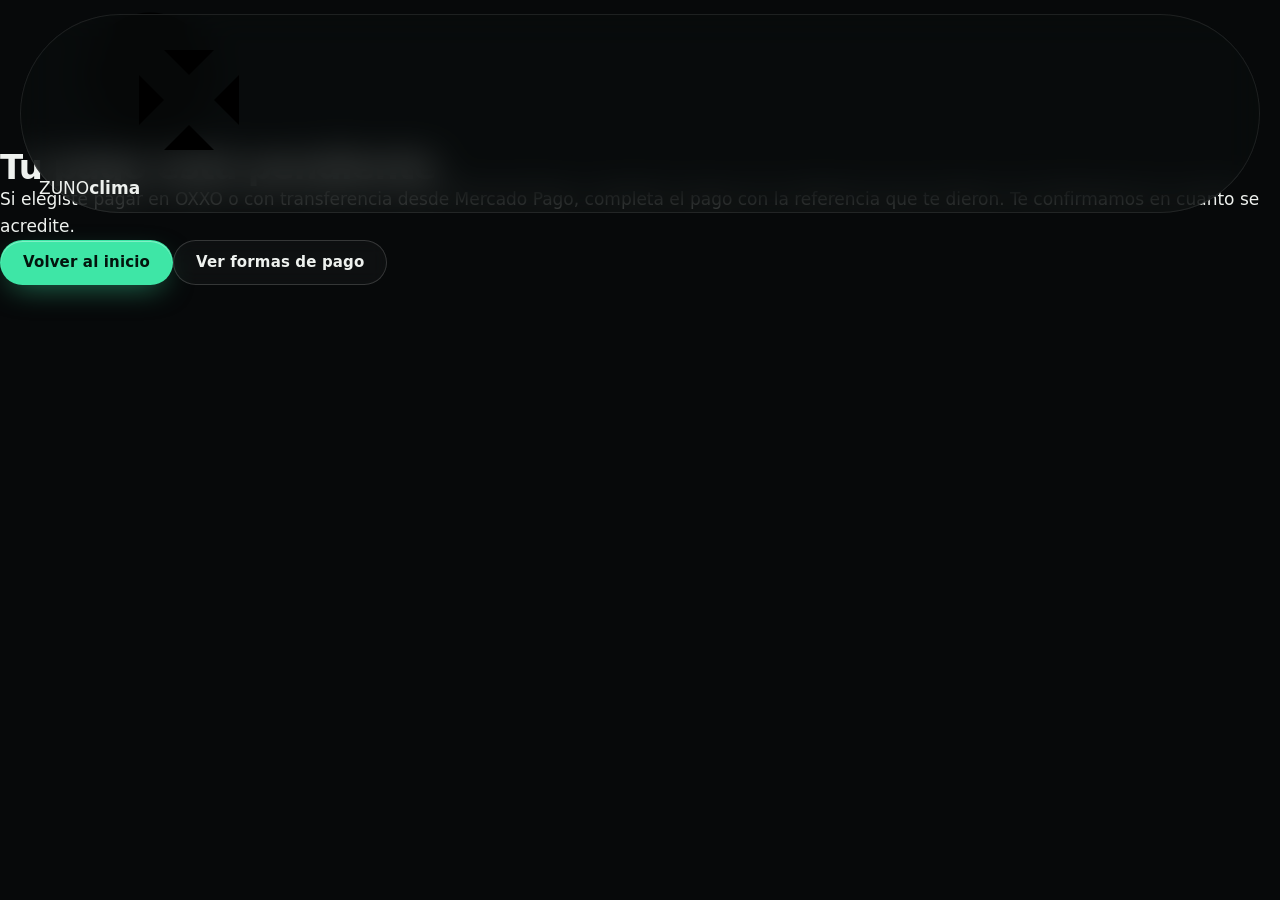
<file: pago-pendiente.html>
<!doctype html>
<html lang="es-MX">
<head>
  <meta charset="utf-8">
  <meta name="viewport" content="width=device-width, initial-scale=1">
  <meta name="robots" content="noindex">
  <title>Pago pendiente | ZUNO Clima</title>
  <link rel="icon" href="assets/img/favicon.svg" type="image/svg+xml">
  <link rel="preconnect" href="https://fonts.googleapis.com">
  <link rel="preconnect" href="https://fonts.gstatic.com" crossorigin>
  <link href="https://fonts.googleapis.com/css2?family=Bricolage+Grotesque:opsz,wght@12..96,600;12..96,800&family=Inter:wght@400;600&display=swap" rel="stylesheet">
  <link rel="stylesheet" href="styles.css?v=20261016c">
</head>
<body>
<svg width="0" height="0" style="position:absolute" aria-hidden="true"><defs>
  <symbol id="i-snow" viewBox="0 0 24 24"><line x1="2" x2="22" y1="12" y2="12"/><line x1="12" x2="12" y1="2" y2="22"/><path d="m20 16-4-4 4-4"/><path d="m4 8 4 4-4 4"/><path d="m16 4-4 4-4-4"/><path d="m8 20 4-4 4 4"/></symbol>
  <symbol id="i-check" viewBox="0 0 24 24"><path d="M20 6 9 17l-5-5"/></symbol>
  <symbol id="i-clock" viewBox="0 0 24 24"><circle cx="12" cy="12" r="10"/><polyline points="12 6 12 12 16 14"/></symbol>
  <symbol id="i-x" viewBox="0 0 24 24"><path d="M18 6 6 18"/><path d="m6 6 12 12"/></symbol>
  <symbol id="i-shield" viewBox="0 0 24 24"><path d="M20 13c0 5-3.5 7.5-7.66 8.95a1 1 0 0 1-.67-.01C7.5 20.5 4 18 4 13V6a1 1 0 0 1 1-1c2 0 4.5-1.2 6.24-2.72a1.17 1.17 0 0 1 1.52 0C14.51 3.81 17 5 19 5a1 1 0 0 1 1 1z"/><path d="m9 12 2 2 4-4"/></symbol>
</defs></svg>
<header class="nav is-scrolled"><div class="nav__inner">
  <a class="brand" href="index.html"><span class="brand__mark" aria-hidden="true"><svg><use href="#i-snow"/></svg></span><span class="brand__word">ZUNO<b>clima</b></span></a>
</div></header>
<main class="page">
  <div class="page__card ">
    <div class="page__icon page__icon--warn"><svg class="i"><use href="#i-clock"/></svg></div>
    <h1>Tu pago está pendiente</h1>
    <p>Si elegiste pagar en OXXO o con transferencia desde Mercado Pago, completa el pago con la referencia que te dieron. Te confirmamos en cuanto se acredite.</p>
    <div class="hero__ctas"><a class="btn btn--primary" href="index.html">Volver al inicio</a><a class="btn btn--ghost" href="index.html#pagos">Ver formas de pago</a></div>
  </div>
</main>
</body>
</html>
</file>
<file: agencia-zuno/styles.css>
/* =========================================================
   ZUNO — Diseño y desarrollo web
   Archetype: Mouse-Reactive (obsidiana + jade + ámbar)
   ========================================================= */

:root {
  --bg: #07090a;
  --bg-2: #0c0f10;
  --surface: rgba(255, 255, 255, 0.035);
  --surface-2: rgba(255, 255, 255, 0.06);
  --line: rgba(255, 255, 255, 0.09);
  --line-2: rgba(255, 255, 255, 0.16);
  --text: #eef1ee;
  --muted: #9aa3a0;
  --dim: #626b68;
  --jade: #3ee6a6;
  --jade-2: #17b37d;
  --amber: #f2b45a;
  --grad: linear-gradient(120deg, var(--jade) 0%, #a5f0c9 45%, var(--amber) 100%);
  --radius: 22px;
  --radius-lg: 30px;
  --ease: cubic-bezier(.2, .8, .2, 1);
  --f-display: "Syne", "Inter Tight", system-ui, sans-serif;
  --f-body: "Inter Tight", system-ui, -apple-system, "Segoe UI", sans-serif;
  --f-serif: "Instrument Serif", Georgia, serif;
  --f-mono: "JetBrains Mono", ui-monospace, Consolas, monospace;
  --mx: 50vw;
  --my: 30vh;
  color-scheme: dark;
}

*, *::before, *::after { box-sizing: border-box; }
html { scroll-behavior: smooth; -webkit-text-size-adjust: 100%; }
body {
  margin: 0;
  background: var(--bg);
  color: var(--text);
  font-family: var(--f-body);
  font-size: 17px;
  line-height: 1.6;
  -webkit-font-smoothing: antialiased;
  overflow-x: hidden;
}
img, svg { display: block; max-width: 100%; }
a { color: inherit; text-decoration: none; }
h1, h2, h3 { margin: 0; font-weight: 600; line-height: 1.05; letter-spacing: -0.02em; }
p { margin: 0; }
em { font-family: var(--f-serif); font-style: italic; font-weight: 400; letter-spacing: 0; }
strong { color: var(--text); font-weight: 600; }
.mono { font-family: var(--f-mono); font-size: .82em; letter-spacing: .02em; }
::selection { background: var(--jade); color: #04120c; }
:focus-visible { outline: 2px solid var(--jade); outline-offset: 3px; border-radius: 8px; }

.wrap { width: min(1240px, 100% - 48px); margin-inline: auto; }

/* ---------- Living background ---------- */
#field {
  position: fixed; inset: 0; width: 100%; height: 100%;
  z-index: 0; pointer-events: none;
}
.aura {
  position: fixed; inset: 0; z-index: 0; pointer-events: none;
  background:
    radial-gradient(600px circle at var(--mx) var(--my), rgba(62, 230, 166, .13), transparent 60%),
    radial-gradient(900px circle at calc(100vw - var(--mx)) calc(100vh - var(--my)), rgba(242, 180, 90, .06), transparent 60%),
    radial-gradient(1200px 700px at 80% -10%, rgba(62, 230, 166, .08), transparent 60%);
  transition: background .2s linear;
}
.grain {
  position: fixed; inset: -50%; z-index: 1; pointer-events: none; opacity: .05;
  background-image: url("data:image/svg+xml,%3Csvg xmlns='http://www.w3.org/2000/svg' width='160' height='160'%3E%3Cfilter id='n'%3E%3CfeTurbulence type='fractalNoise' baseFrequency='.9' numOctaves='3' stitchTiles='stitch'/%3E%3C/filter%3E%3Crect width='100%25' height='100%25' filter='url(%23n)'/%3E%3C/svg%3E");
}
main, .footer, .nav { position: relative; z-index: 2; }

.progress { position: fixed; top: 0; left: 0; right: 0; height: 2px; z-index: 60; }
.progress span { display: block; height: 100%; width: 100%; transform-origin: 0 50%; transform: scaleX(0); background: var(--grad); }

/* ---------- Splash ---------- */
.splash {
  position: fixed; inset: 0; z-index: 100; display: grid; place-items: center; align-content: center; gap: 28px;
  background: var(--bg); transition: opacity .7s var(--ease), visibility .7s;
}
.splash__mark {
  width: 96px; aspect-ratio: 725/691; background: var(--grad);
  -webkit-mask: url(assets/img/zuno-emblem.png) center/contain no-repeat;
          mask: url(assets/img/zuno-emblem.png) center/contain no-repeat;
  animation: pulse 1.4s var(--ease) infinite alternate;
}
.splash__bar { width: 120px; height: 2px; background: var(--line); overflow: hidden; border-radius: 2px; }
.splash__bar span { display: block; height: 100%; width: 40%; background: var(--grad); animation: load 1s var(--ease) infinite; }
body.is-ready .splash { opacity: 0; visibility: hidden; }
@keyframes pulse { from { opacity: .55; transform: scale(.96); } to { opacity: 1; transform: scale(1); } }
@keyframes load { from { transform: translateX(-100%); } to { transform: translateX(260%); } }

/* ---------- Buttons ---------- */
.btn {
  --pad: 14px 22px;
  position: relative; display: inline-flex; align-items: center; justify-content: center; gap: 10px;
  padding: var(--pad); border-radius: 999px; border: 1px solid transparent;
  font: 600 15px/1 var(--f-body); letter-spacing: .01em; cursor: pointer; white-space: nowrap;
  transition: transform .35s var(--ease), background .3s, border-color .3s, box-shadow .3s, color .3s;
  will-change: transform;
}
.btn svg { width: 18px; height: 18px; fill: none; stroke: currentColor; stroke-width: 2; stroke-linecap: round; stroke-linejoin: round; transition: transform .35s var(--ease); }
.btn:hover svg { transform: translateX(4px); }
.btn--sm { --pad: 10px 18px; font-size: 14px; }
.btn--lg { --pad: 18px 28px; font-size: 16px; }
.btn--block { width: 100%; }
.btn--primary {
  color: #03140d; background: var(--jade);
  box-shadow: 0 0 0 0 rgba(62, 230, 166, .0), 0 10px 30px -10px rgba(62, 230, 166, .55), inset 0 1px 0 rgba(255,255,255,.35);
  overflow: hidden;
}
.btn--primary::before {
  content: ""; position: absolute; inset: 0; border-radius: inherit;
  background: linear-gradient(110deg, transparent 30%, rgba(255,255,255,.55) 50%, transparent 70%);
  transform: translateX(-120%); transition: transform .8s var(--ease);
}
.btn--primary:hover::before { transform: translateX(120%); }
.btn--primary:hover { box-shadow: 0 0 0 6px rgba(62, 230, 166, .14), 0 18px 40px -12px rgba(62, 230, 166, .7), inset 0 1px 0 rgba(255,255,255,.35); }
.btn--ghost { color: var(--text); border-color: var(--line-2); background: rgba(255,255,255,.03); backdrop-filter: blur(8px); }
.btn--ghost:hover { border-color: var(--jade); color: var(--jade); }

/* ---------- Nav ---------- */
.nav {
  position: fixed; top: 14px; left: 50%; transform: translateX(-50%); z-index: 50;
  width: min(1240px, 100% - 28px);
  display: flex; align-items: center; gap: 20px; padding: 10px 10px 10px 18px;
  border: 1px solid transparent; border-radius: 999px;
  transition: background .4s, border-color .4s, backdrop-filter .4s, top .4s var(--ease);
}
.nav.is-scrolled {
  background: rgba(10, 13, 13, .62); border-color: var(--line);
  backdrop-filter: blur(18px) saturate(1.4); -webkit-backdrop-filter: blur(18px) saturate(1.4);
}
.nav__brand { display: flex; align-items: center; gap: 10px; margin-right: auto; }
.nav__emblem {
  width: 34px; aspect-ratio: 725/691; background: var(--text);
  -webkit-mask: url(assets/img/zuno-emblem.png) center/contain no-repeat;
          mask: url(assets/img/zuno-emblem.png) center/contain no-repeat;
  transition: background .3s;
}
.nav__brand:hover .nav__emblem { background: var(--jade); }
.nav__word { font: 700 18px/1 var(--f-display); letter-spacing: .32em; }
.nav__links { display: flex; gap: 4px; }
.nav__links a {
  position: relative; padding: 8px 14px; border-radius: 999px; font-size: 14px; color: var(--muted);
  transition: color .3s, background .3s;
}
.nav__links a:hover, .nav__links a.is-active { color: var(--text); background: var(--surface-2); }
.nav__toggle { display: none; }

.drawer { display: none; }

/* ---------- Hero ---------- */
.hero { position: relative; min-height: 100svh; display: grid; align-items: center; padding: 120px 0 80px; }
.hero__inner { display: grid; grid-template-columns: minmax(0, 1.1fr) minmax(0, .9fr); align-items: center; gap: 40px; }
.eyebrow {
  display: inline-flex; align-items: center; gap: 10px; padding: 8px 14px 8px 12px;
  border: 1px solid var(--line); border-radius: 999px; background: rgba(255,255,255,.03);
  font-size: 13px; color: var(--muted); backdrop-filter: blur(6px);
}
.dot { width: 8px; height: 8px; border-radius: 50%; background: var(--jade); box-shadow: 0 0 0 0 rgba(62,230,166,.6); animation: ping 2s infinite; }
@keyframes ping { 0% { box-shadow: 0 0 0 0 rgba(62,230,166,.6); } 80%, 100% { box-shadow: 0 0 0 10px rgba(62,230,166,0); } }

.hero__name {
  margin: 26px 0 18px; font: 800 clamp(64px, 8.6vw, 132px)/.86 var(--f-display); letter-spacing: -.02em;
  background: linear-gradient(180deg, #ffffff 0%, #d9e4df 55%, #7d8a86 100%);
  -webkit-background-clip: text; background-clip: text; color: transparent;
  filter: drop-shadow(0 20px 60px rgba(62, 230, 166, .15));
}
.split { display: inline-flex; }
.split .ch {
  display: inline-block; transform: translateY(105%) rotate(6deg); opacity: 0;
  background: inherit; -webkit-background-clip: text; background-clip: text;
  transition: transform 1.1s var(--ease), opacity 1.1s var(--ease);
  transition-delay: calc(var(--i) * 80ms + 300ms);
}
.hero__name .ch { background: linear-gradient(180deg, #ffffff 0%, #d9e4df 55%, #7d8a86 100%); -webkit-background-clip: text; background-clip: text; color: transparent; }
body.is-ready .split .ch { transform: none; opacity: 1; }
.hero__title { font: 500 clamp(30px, 4.2vw, 56px)/1.04 var(--f-body); letter-spacing: -.035em; max-width: 14ch; }
.hero__title em { background: var(--grad); -webkit-background-clip: text; background-clip: text; color: transparent; padding-right: .08em; }
.hero__slogan { margin-top: 18px; font-size: clamp(17px, 1.5vw, 20px); color: var(--muted); }
.hero__slogan .mono { color: var(--jade); margin-right: 6px; }
.hero__actions { display: flex; flex-wrap: wrap; gap: 12px; margin-top: 34px; }
.hero__chips { display: flex; flex-wrap: wrap; gap: 8px 22px; list-style: none; margin: 34px 0 0; padding: 0; font-size: 13px; color: var(--dim); font-family: var(--f-mono); }
.hero__chips li::before { content: "✓ "; color: var(--jade); }

.hero__visual { position: relative; aspect-ratio: 1; width: 100%; max-width: 560px; justify-self: center; }
.orbit { position: absolute; inset: 0; border-radius: 50%; border: 1px solid var(--line); }
.orbit--1 { inset: 6%; border-style: dashed; border-color: rgba(255,255,255,.07); animation: spin 60s linear infinite; }
.orbit--2 { inset: 16%; border-color: rgba(62,230,166,.16); }
.orbit--3 { inset: -2%; animation: spin 24s linear infinite; border-color: transparent; }
.orbit--3 i { position: absolute; top: 50%; left: -5px; width: 10px; height: 10px; border-radius: 50%; background: var(--amber); box-shadow: 0 0 20px 4px rgba(242,180,90,.6); }
@keyframes spin { to { transform: rotate(360deg); } }

.emblem {
  position: absolute; inset: 18%; transform-style: preserve-3d;
  transform: perspective(900px) rotateX(var(--rx, 0deg)) rotateY(var(--ry, 0deg));
  transition: transform .5s var(--ease);
}
.emblem__glow { position: absolute; inset: 8%; border-radius: 50%; background: radial-gradient(circle, rgba(62,230,166,.35), transparent 65%); filter: blur(40px); animation: breathe 6s ease-in-out infinite; }
.emblem__mark, .emblem__shine {
  position: absolute; inset: 0;
  -webkit-mask: url(assets/img/zuno-emblem.png) center/contain no-repeat;
          mask: url(assets/img/zuno-emblem.png) center/contain no-repeat;
}
.emblem__mark {
  background: linear-gradient(150deg, #f4fff9 0%, #b8f5d9 35%, var(--jade) 60%, var(--amber) 100%);
  filter: drop-shadow(0 30px 40px rgba(0,0,0,.5));
  transform: translateZ(40px);
}
.emblem__shine {
  transform: translateZ(41px);
  background: linear-gradient(115deg, transparent 35%, rgba(255,255,255,.85) 50%, transparent 65%) no-repeat;
  background-size: 250% 100%; background-position: 150% 0;
  animation: shine 5s var(--ease) 2s infinite; mix-blend-mode: overlay;
}
@keyframes shine { 0%, 60% { background-position: 150% 0; } 100% { background-position: -60% 0; } }
@keyframes breathe { 50% { transform: scale(1.12); opacity: .7; } }

.hero__tag {
  position: absolute; padding: 10px 14px; border-radius: 14px; font-size: 13px; color: var(--muted);
  background: rgba(14, 18, 18, .7); border: 1px solid var(--line); backdrop-filter: blur(10px);
  animation: float 6s ease-in-out infinite;
}
.hero__tag .mono { color: var(--jade); }
.hero__tag--a { top: 10%; left: -2%; }
.hero__tag--b { bottom: 10%; right: -2%; animation-delay: -3s; }
.hero__tag--b .mono { color: var(--amber); }
@keyframes float { 50% { transform: translateY(-10px); } }

.hero__scroll { position: absolute; left: 50%; bottom: 26px; width: 24px; height: 40px; border: 1.5px solid var(--line-2); border-radius: 20px; transform: translateX(-50%); }
.hero__scroll span { position: absolute; left: 50%; top: 8px; width: 3px; height: 8px; margin-left: -1.5px; border-radius: 2px; background: var(--jade); animation: wheel 1.8s infinite; }
@keyframes wheel { 0% { opacity: 0; transform: translateY(0); } 30% { opacity: 1; } 100% { opacity: 0; transform: translateY(14px); } }

/* ---------- Strip ---------- */
.strip { position: relative; z-index: 2; overflow: hidden; border-block: 1px solid var(--line); background: rgba(8, 11, 11, .6); backdrop-filter: blur(6px); padding: 22px 0; }
.strip__track { display: flex; align-items: center; gap: 40px; width: max-content; animation: marquee 40s linear infinite; }
.strip__track span { font: 400 clamp(22px, 2.6vw, 34px)/1 var(--f-serif); font-style: italic; color: var(--muted); white-space: nowrap; }
.strip__track b { font: 700 1em/1 var(--f-display); font-style: normal; color: var(--jade); }
.strip__track i { color: var(--amber); font-style: normal; }
.strip:hover .strip__track { animation-play-state: paused; }
@keyframes marquee { to { transform: translateX(-50%); } }

/* ---------- Sections ---------- */
.section { padding: clamp(90px, 12vw, 160px) 0; }
.head { max-width: 760px; margin-bottom: clamp(44px, 6vw, 72px); }
.head--split { max-width: none; display: grid; grid-template-columns: 1.2fr .8fr; gap: 40px; align-items: end; }
.head--center { margin-inline: auto; text-align: center; }
.kicker { display: inline-flex; gap: 10px; align-items: center; font-size: 13px; text-transform: uppercase; letter-spacing: .14em; color: var(--muted); margin-bottom: 20px; }
.kicker .mono { color: var(--jade); padding: 4px 8px; border: 1px solid rgba(62,230,166,.3); border-radius: 6px; letter-spacing: 0; }
h2 { font: 600 clamp(38px, 5.4vw, 74px)/1 var(--f-body); letter-spacing: -.045em; }
h2 em { color: var(--jade); }
.lead { margin-top: 22px; font-size: clamp(17px, 1.5vw, 20px); color: var(--muted); max-width: 56ch; }
.head--split .lead { margin-top: 0; }

/* Cards w/ mouse spotlight */
.card, [data-spot] { isolation: isolate;
  --sx: 50%; --sy: 50%;
  position: relative;
}
.card {
  border: 1px solid var(--line); border-radius: var(--radius);
  background: linear-gradient(180deg, rgba(255,255,255,.045), rgba(255,255,255,.015));
  backdrop-filter: blur(10px); -webkit-backdrop-filter: blur(10px);
  overflow: hidden; isolation: isolate;
}
[data-spot]::after {
  content: ""; position: absolute; inset: 0; border-radius: inherit; pointer-events: none; z-index: -1;
  background: radial-gradient(420px circle at var(--sx) var(--sy), rgba(62,230,166,.12), transparent 45%);
  opacity: 0; transition: opacity .4s;
}
[data-spot]::before {
  content: ""; position: absolute; inset: -1px; border-radius: inherit; pointer-events: none; padding: 1px;
  background: radial-gradient(300px circle at var(--sx) var(--sy), rgba(62,230,166,.75), transparent 50%);
  -webkit-mask: linear-gradient(#000 0 0) content-box, linear-gradient(#000 0 0);
  -webkit-mask-composite: xor; mask-composite: exclude;
  opacity: 0; transition: opacity .4s;
}
[data-spot]:hover::after, [data-spot]:hover::before { opacity: 1; }

/* ---------- Why ---------- */
.why { display: grid; grid-template-columns: repeat(3, 1fr); gap: 18px; }
.why__card { padding: 34px 30px 36px; transition: transform .5s var(--ease); }
.why__card:hover { transform: translateY(-6px); }
.why__icon { width: 58px; height: 58px; display: grid; place-items: center; border-radius: 16px; background: rgba(62,230,166,.08); border: 1px solid rgba(62,230,166,.2); margin-bottom: 30px; }
.why__icon svg { width: 30px; height: 30px; fill: none; stroke: var(--jade); stroke-width: 2.2; stroke-linecap: round; stroke-linejoin: round; }
.why__card h3 { font-size: 23px; letter-spacing: -.02em; margin-bottom: 14px; line-height: 1.15; }
.why__card p { color: var(--muted); font-size: 16px; }

/* ---------- Story ---------- */
.story__grid { display: grid; grid-template-columns: 1fr 1fr; gap: clamp(40px, 7vw, 110px); align-items: center; }
.story__copy h2 { margin-bottom: 30px; }
.story__copy p:not(.kicker) { color: var(--muted); margin-top: 18px; font-size: 18px; }
.story__copy p em { color: var(--text); font-size: 1.15em; }
.acro { display: grid; gap: 10px; }
.acro__row {
  display: grid; grid-template-columns: auto 1fr; grid-template-rows: auto auto; column-gap: 22px; align-items: baseline;
  padding: 22px 26px; border: 1px solid var(--line); border-radius: var(--radius); background: rgba(255,255,255,.02);
  transition: transform .5s var(--ease), background .4s;
}
.acro__row:hover { transform: translateX(10px); background: rgba(255,255,255,.04); }
.acro__l { grid-row: span 2; font: 800 clamp(56px, 6vw, 84px)/.9 var(--f-display); background: var(--grad); -webkit-background-clip: text; background-clip: text; color: transparent; width: 1.1em; }
.acro__w { font: 400 clamp(26px, 2.6vw, 36px)/1.1 var(--f-serif); font-style: italic; }
.acro__d { color: var(--muted); font-size: 15px; }

/* ---------- Services ---------- */
.services { display: grid; grid-template-columns: repeat(6, 1fr); gap: 18px; }
.svc { grid-column: span 2; padding: 32px 30px; min-height: 300px; display: flex; flex-direction: column; transition: transform .5s var(--ease); }
.svc:hover { transform: translateY(-6px); }
.svc--wide { grid-column: span 4; grid-row: span 1; }
.svc--wide p, .svc--wide .tags { max-width: 52%; }
.svc__n { color: var(--jade); margin-bottom: auto; padding-bottom: 40px; }
.svc h3 { font-size: clamp(26px, 2.4vw, 34px); letter-spacing: -.03em; margin-bottom: 12px; }
.svc p { color: var(--muted); font-size: 16px; max-width: 46ch; }
.tags { display: flex; flex-wrap: wrap; gap: 8px; list-style: none; padding: 0; margin: 22px 0 0; }
.tags li { font: 500 12px/1 var(--f-mono); padding: 8px 10px; border-radius: 8px; background: var(--surface-2); color: var(--muted); border: 1px solid var(--line); }
.svc__art { position: absolute; right: 28px; top: 28px; width: 36%; aspect-ratio: 4/3; border-radius: 14px; border: 1px solid var(--line-2); background: rgba(10,14,14,.7); padding: 12px; display: grid; gap: 8px; grid-template-rows: 10px 1fr 18px; transform: rotate(-4deg); transition: transform .6s var(--ease); }
.svc:hover .svc__art { transform: rotate(0) translateY(-6px); }
.svc__art i { display: block; border-radius: 4px; background: rgba(255,255,255,.08); }
.svc__art i:nth-child(1) { width: 40%; }
.svc__art i:nth-child(2) { background: linear-gradient(135deg, rgba(62,230,166,.35), rgba(242,180,90,.25)); }
.svc__art i:nth-child(3) { width: 46%; justify-self: center; border-radius: 999px; background: var(--jade); }
.mid-cta { margin-top: 40px; display: flex; align-items: center; justify-content: space-between; gap: 24px; padding: 26px 30px; border: 1px dashed var(--line-2); border-radius: var(--radius); }
.mid-cta p { color: var(--muted); font-size: 17px; }

/* ---------- Team ---------- */
.team { display: grid; grid-template-columns: 1fr auto 1fr; gap: 18px; align-items: stretch; }
.member {
  border: 1px solid var(--line); border-radius: var(--radius-lg); overflow: hidden; isolation: isolate;
  background: linear-gradient(180deg, rgba(255,255,255,.05), rgba(255,255,255,.012));
  transform: perspective(1200px) rotateX(var(--rx, 0deg)) rotateY(var(--ry, 0deg));
  transition: transform .6s var(--ease);
}
.member__photo { position: relative; aspect-ratio: 16/10; display: grid; place-items: center; overflow: hidden; border-bottom: 1px solid var(--line); }
.member__photo img { position: absolute; inset: 0; width: 100%; height: 100%; object-fit: cover; filter: grayscale(1) contrast(1.05); mix-blend-mode: luminosity; }
.member__photo::before {
  content: ""; position: absolute; inset: 0;
  background-image: linear-gradient(var(--line) 1px, transparent 1px), linear-gradient(90deg, var(--line) 1px, transparent 1px);
  background-size: 28px 28px; mask-image: radial-gradient(ellipse at center, #000 20%, transparent 75%); -webkit-mask-image: radial-gradient(ellipse at center, #000 20%, transparent 75%);
}
.member__photo--design { background: radial-gradient(circle at 30% 30%, rgba(62,230,166,.28), transparent 60%), #0b1110; }
.member__photo--dev { background: radial-gradient(circle at 70% 30%, rgba(242,180,90,.25), transparent 60%), #100e0b; }
.member__initials { position: relative; font: 800 clamp(80px, 10vw, 140px)/1 var(--f-display); letter-spacing: -.04em; background: var(--grad); -webkit-background-clip: text; background-clip: text; color: transparent; }
.member__photo--dev .member__initials { background: linear-gradient(120deg, var(--amber), #ffe2b0 50%, var(--jade)); -webkit-background-clip: text; background-clip: text; }
.member__badge { position: absolute; left: 18px; bottom: 16px; padding: 6px 10px; border-radius: 8px; background: rgba(0,0,0,.45); border: 1px solid var(--line-2); color: var(--muted); backdrop-filter: blur(6px); }
.member__body { padding: 30px 32px 34px; }
.member__role { color: var(--jade); text-transform: uppercase; letter-spacing: .12em; margin-bottom: 10px; }
.member--dev .member__role { color: var(--amber); }
.member h3 { font: 600 clamp(32px, 3.2vw, 44px)/1 var(--f-body); letter-spacing: -.04em; margin-bottom: 16px; }
.member__bio { color: var(--muted); font-size: 16px; }
.member__skills { list-style: none; padding: 0; margin: 22px 0 26px; display: grid; gap: 10px; }
.member__skills li { display: flex; gap: 12px; align-items: center; font-size: 15px; }
.member__skills li::before { content: ""; flex: none; width: 18px; height: 1px; background: var(--jade); }
.member--dev .member__skills li::before { background: var(--amber); }
.member__links { display: flex; gap: 10px; }
.member__links a { width: 42px; height: 42px; display: grid; place-items: center; border-radius: 12px; border: 1px solid var(--line-2); transition: border-color .3s, background .3s, transform .3s var(--ease); }
.member__links a:hover { border-color: var(--jade); background: rgba(62,230,166,.08); transform: translateY(-3px); }
.member__links svg { width: 18px; height: 18px; fill: var(--text); }
.member__links a[data-pending] { opacity: .55; cursor: default; }
.handoff { display: flex; flex-direction: column; align-items: center; justify-content: center; gap: 10px; width: 46px; }
.handoff span { flex: 1; width: 1px; background: linear-gradient(var(--jade), var(--amber)); opacity: .5; }
.handoff b { width: 46px; height: 46px; display: grid; place-items: center; border-radius: 50%; border: 1px solid var(--line-2); background: var(--bg-2); color: var(--jade); font-size: 18px; }

/* ---------- Process ---------- */
.process { list-style: none; margin: 0; padding: 0; display: grid; grid-template-columns: repeat(4, 1fr); gap: 18px; position: relative; counter-reset: step; }
.process::before { content: ""; position: absolute; top: 34px; left: 30px; right: 30px; height: 1px; background: var(--line-2); }
.process::after { content: ""; position: absolute; top: 34px; left: 30px; right: 30px; height: 1px; background: var(--grad); transform-origin: 0 50%; transform: scaleX(var(--fill, 0)); transition: transform .2s linear; }
.step { position: relative; z-index: 1; padding: 0 6px; border-radius: var(--radius); }
.step__n { position: relative; display: grid; place-items: center; width: 68px; height: 68px; border-radius: 50%; border: 1px solid var(--line-2); background: var(--bg-2); color: var(--jade); font-size: 16px; margin-bottom: 28px; transition: background .4s, color .4s, box-shadow .4s; }
.step.is-in .step__n { background: var(--jade); color: #03140d; box-shadow: 0 0 0 8px rgba(62,230,166,.12); }
.step h3 { font-size: 22px; letter-spacing: -.02em; margin-bottom: 12px; line-height: 1.15; }
.step p { color: var(--muted); font-size: 15.5px; }
.step .step__get { margin-top: 16px; color: var(--text); font-size: 14px; }
.step__get .mono { color: var(--amber); }
.step::before, .step::after { display: none; }

/* ---------- Tech ---------- */
.stack { list-style: none; margin: 0; padding: 0; display: grid; grid-template-columns: repeat(6, 1fr); gap: 14px; }
.stack li { padding: 26px 18px 22px; border: 1px solid var(--line); border-radius: var(--radius); background: rgba(255,255,255,.025); display: grid; justify-items: center; text-align: center; gap: 4px; overflow: hidden; isolation: isolate; transition: transform .5s var(--ease); }
.stack li:hover { transform: translateY(-6px); }
.stack__ic { width: 56px; height: 56px; display: grid; place-items: center; border-radius: 16px; margin-bottom: 14px; font: 600 18px/1 var(--f-mono); color: var(--jade); background: rgba(62,230,166,.07); border: 1px solid rgba(62,230,166,.18); }
.stack b { font-size: 17px; font-weight: 600; }
.stack small { color: var(--dim); font-size: 13px; }

/* ---------- Contact ---------- */
.contact__grid { display: grid; grid-template-columns: 1fr 1fr; gap: clamp(36px, 6vw, 90px); align-items: start; }
.channels { display: grid; gap: 12px; margin-top: 36px; }
.channel {
  display: flex; align-items: center; gap: 18px; padding: 18px 20px; border-radius: 20px;
  border: 1px solid var(--line); background: rgba(255,255,255,.03); overflow: hidden; isolation: isolate;
  transition: border-color .3s, transform .4s var(--ease);
}
.channel__ic { width: 52px; height: 52px; flex: none; display: grid; place-items: center; border-radius: 14px; background: #25d366; }
.channel__ic svg { width: 26px; height: 26px; fill: #fff; }
.channel__txt { display: grid; gap: 4px; }
.channel__txt small { color: var(--muted); text-transform: uppercase; letter-spacing: .1em; font-size: 11.5px; }
.channel__txt b { font-size: 22px; letter-spacing: -.01em; font-weight: 600; }
.channel__go { margin-left: auto; font-size: 22px; color: var(--muted); transition: transform .4s var(--ease), color .3s; }
.channel:hover .channel__go { transform: translate(4px, -4px); color: var(--jade); }
.contact__note { margin-top: 22px; color: var(--dim); }

.form { padding: clamp(26px, 3vw, 40px); }
.form h3 { font-size: 28px; letter-spacing: -.03em; }
.form__sub { color: var(--muted); font-size: 15px; margin: 8px 0 26px; }
.field { display: grid; gap: 8px; margin: 0 0 18px; border: 0; padding: 0; }
.field > span, .field legend { font-size: 13px; color: var(--muted); padding: 0; margin-bottom: 8px; }
.field input, .field textarea {
  width: 100%; padding: 15px 16px; border-radius: 14px; border: 1px solid var(--line-2);
  background: rgba(0,0,0,.25); color: var(--text); font: 400 16px/1.4 var(--f-body);
  transition: border-color .3s, box-shadow .3s; resize: vertical;
}
.field input::placeholder, .field textarea::placeholder { color: var(--dim); }
.field input:focus, .field textarea:focus { outline: none; border-color: var(--jade); box-shadow: 0 0 0 4px rgba(62,230,166,.12); }
.pills { display: flex; flex-wrap: wrap; gap: 8px; }
.pills label { cursor: pointer; }
.pills input { position: absolute; opacity: 0; pointer-events: none; }
.pills span { display: inline-block; padding: 10px 14px; border-radius: 999px; border: 1px solid var(--line-2); font-size: 14px; color: var(--muted); transition: all .3s; }
.pills input:checked + span { background: var(--jade); border-color: var(--jade); color: #03140d; font-weight: 600; }
.pills input:focus-visible + span { outline: 2px solid var(--jade); outline-offset: 2px; }
.pills label:hover span { border-color: var(--jade); }
.form__error { margin-top: 12px; color: #ff8e7a; font-size: 14px; }
.form__privacy { margin-top: 14px; color: var(--dim); font-size: 13px; text-align: center; }

/* ---------- Footer ---------- */
.footer { border-top: 1px solid var(--line); padding: 70px 0 40px; background: linear-gradient(180deg, transparent, rgba(62,230,166,.03)); }
.footer__inner { display: grid; grid-template-columns: 1fr auto; gap: 40px; }
.footer__wordmark {
  display: block; width: min(320px, 70vw); aspect-ratio: 888/289; background: var(--grad);
  -webkit-mask: url(assets/img/zuno-wordmark.png) left center/contain no-repeat;
          mask: url(assets/img/zuno-wordmark.png) left center/contain no-repeat;
}
.footer__slogan { margin-top: 22px; font: 400 28px/1.1 var(--f-serif); font-style: italic; }
.footer__acro { margin-top: 10px; color: var(--dim); }
.footer__nav { display: grid; gap: 10px; align-content: start; text-align: right; }
.footer__nav a { color: var(--muted); transition: color .3s; }
.footer__nav a:hover { color: var(--jade); }
.footer__base { grid-column: 1 / -1; display: flex; justify-content: space-between; gap: 20px; flex-wrap: wrap; padding-top: 28px; border-top: 1px solid var(--line); color: var(--dim); font-size: 14px; }
.footer__top:hover { color: var(--jade); }

.wa-float {
  position: fixed; right: 20px; bottom: 20px; z-index: 40; width: 58px; height: 58px; border-radius: 50%;
  display: grid; place-items: center; background: #25d366; box-shadow: 0 12px 30px -8px rgba(37,211,102,.6);
  transform: scale(0); transition: transform .5s var(--ease);
}
.wa-float.is-on { transform: scale(1); }
.wa-float:hover { transform: scale(1.08); }
.wa-float svg { width: 30px; height: 30px; fill: #fff; }

/* ---------- Reveal ---------- */
.reveal { opacity: 0; transform: translateY(34px); filter: blur(6px); transition: opacity 1s var(--ease), transform 1s var(--ease), filter 1s var(--ease); transition-delay: var(--d, 0ms); }
.reveal.is-in { opacity: 1; transform: none; filter: none; }
.no-js .reveal { opacity: 1; transform: none; filter: none; }
.no-js .split .ch { opacity: 1; transform: none; }
.no-js .splash { display: none; }

/* =========================================================
   Responsive
   ========================================================= */
@media (max-width: 1080px) {
  .nav__links { display: none; }
  .nav__cta { display: none; }
  .nav__toggle {
    display: grid; gap: 6px; place-content: center; width: 46px; height: 46px; border-radius: 50%;
    border: 1px solid var(--line-2); background: rgba(10,13,13,.6); backdrop-filter: blur(10px); cursor: pointer;
  }
  .nav__toggle span { display: block; width: 18px; height: 1.5px; background: var(--text); transition: transform .4s var(--ease); }
  .nav.is-open .nav__toggle span:first-child { transform: translateY(3.75px) rotate(45deg); }
  .nav.is-open .nav__toggle span:last-child { transform: translateY(-3.75px) rotate(-45deg); }
  .drawer {
    display: flex; flex-direction: column; justify-content: space-between; gap: 30px;
    position: fixed; inset: 0; z-index: 45; padding: 110px 28px 40px;
    background: rgba(7,9,10,.94); backdrop-filter: blur(20px);
    opacity: 0; visibility: hidden; transition: opacity .45s var(--ease), visibility .45s;
  }
  .drawer nav { display: grid; }
  .drawer nav a { padding: 14px 0; font: 600 30px/1.1 var(--f-body); letter-spacing: -.03em; border-bottom: 1px solid var(--line); transform: translateY(16px); opacity: 0; transition: transform .6s var(--ease), opacity .6s; }
  body.menu-open .drawer { opacity: 1; visibility: visible; }
  body.menu-open .drawer nav a { transform: none; opacity: 1; }
  body.menu-open .drawer nav a:nth-child(2) { transition-delay: .04s; } body.menu-open .drawer nav a:nth-child(3) { transition-delay: .08s; }
  body.menu-open .drawer nav a:nth-child(4) { transition-delay: .12s; } body.menu-open .drawer nav a:nth-child(5) { transition-delay: .16s; }
  body.menu-open .drawer nav a:nth-child(6) { transition-delay: .2s; } body.menu-open .drawer nav a:nth-child(7) { transition-delay: .24s; }
  body.menu-open { overflow: hidden; }

  .hero__inner { grid-template-columns: minmax(0, 1fr); text-align: left; }
  .hero__name { font-size: clamp(60px, 16vw, 132px); }
  .hero__visual { order: -1; max-width: 340px; margin-top: 10px; }
  .hero { padding-top: 100px; }
  .head--split { grid-template-columns: 1fr; gap: 0; }
  .head--split .lead { margin-top: 22px; }
  .why { grid-template-columns: 1fr; }
  .story__grid, .contact__grid { grid-template-columns: 1fr; }
  .services { grid-template-columns: 1fr 1fr; }
  .services .svc { grid-column: span 1; }
  .services .svc:last-child { grid-column: span 2; }
  .services .svc--wide { grid-column: span 2; }
  .team { grid-template-columns: 1fr; }
  .handoff { flex-direction: row; width: 100%; height: 46px; }
  .handoff span { height: 1px; width: auto; }
  .handoff b { transform: rotate(90deg); }
  .process { grid-template-columns: 1fr 1fr; row-gap: 46px; }
  .process::before, .process::after { display: none; }
  .stack { grid-template-columns: repeat(3, 1fr); }
}

@media (max-width: 640px) {
  body { font-size: 16px; }
  .wrap { width: calc(100% - 32px); }
  .nav { top: 10px; padding: 8px 8px 8px 14px; }
  .hero { min-height: auto; padding: 96px 0 70px; }
  .hero__visual { max-width: 260px; justify-self: start; margin-left: -10px; }
  .hero__tag { display: none; }
  .hero__name { margin-top: 20px; }
  .hero__actions .btn { width: 100%; }
  .hero__scroll { display: none; }
  .services { grid-template-columns: 1fr; }
  .services .svc--wide, .services .svc:last-child { grid-column: span 1; }
  .svc--wide p, .svc--wide .tags { max-width: none; }
  .svc { min-height: 0; }
  .svc__art { display: none; }
  .svc__n { padding-bottom: 24px; }
  .mid-cta { flex-direction: column; align-items: stretch; text-align: left; }
  .process { grid-template-columns: 1fr; row-gap: 0; }
  .step { display: grid; grid-template-columns: 56px 1fr; column-gap: 18px; padding-bottom: 34px; }
  .step > *:not(.step__n) { grid-column: 2; }
  .step__n { grid-row: span 3; width: 56px; height: 56px; margin: 0; font-size: 14px; }
  .step:not(:last-child)::after { display: block; content: ""; position: absolute; left: 28px; top: 62px; bottom: 6px; width: 1px; background: linear-gradient(var(--jade), transparent); }
  .stack { grid-template-columns: repeat(2, 1fr); }
  .acro__row { padding: 18px 20px; column-gap: 16px; }
  .member__body { padding: 24px 22px 28px; }
  .channel__txt b { font-size: 19px; }
  .footer__inner { grid-template-columns: 1fr; }
  .footer__nav { text-align: left; grid-auto-flow: column; justify-content: start; gap: 18px; }
  .wa-float { right: 14px; bottom: 14px; }
}

/* Reduced motion: calm the intrusive parts only (Windows ships this ON). */
@media (prefers-reduced-motion: reduce) {
  .strip__track { animation-duration: 120s; }
  .orbit--1, .orbit--3, .hero__tag, .emblem__glow, .emblem__shine { animation: none; }
  .reveal { filter: none; transform: translateY(14px); }
}
</file>
<file: styles.css>
/* =========================================================
   ZUNOO — Diseño y desarrollo web
   Archetype: Mouse-Reactive (obsidiana + jade + ámbar)
   ========================================================= */

:root {
  --bg: #07090a;
  --bg-2: #0c0f10;
  --surface: rgba(255, 255, 255, 0.035);
  --surface-2: rgba(255, 255, 255, 0.06);
  --line: rgba(255, 255, 255, 0.09);
  --line-2: rgba(255, 255, 255, 0.16);
  --text: #eef1ee;
  --muted: #9aa3a0;
  --dim: #626b68;
  --jade: #3ee6a6;
  --jade-2: #17b37d;
  --amber: #f2b45a;
  --grad: linear-gradient(120deg, var(--jade) 0%, #a5f0c9 45%, var(--amber) 100%);
  --radius: 22px;
  --radius-lg: 30px;
  --ease: cubic-bezier(.2, .8, .2, 1);
  --f-display: "Syne", "Inter Tight", system-ui, sans-serif;
  --f-body: "Inter Tight", system-ui, -apple-system, "Segoe UI", sans-serif;
  --f-serif: "Instrument Serif", Georgia, serif;
  --f-mono: "JetBrains Mono", ui-monospace, Consolas, monospace;
  --mx: 50vw;
  --my: 30vh;
  color-scheme: dark;
}

*, *::before, *::after { box-sizing: border-box; }
html { scroll-behavior: smooth; -webkit-text-size-adjust: 100%; }
body {
  margin: 0;
  background: var(--bg);
  color: var(--text);
  font-family: var(--f-body);
  font-size: 17px;
  line-height: 1.6;
  -webkit-font-smoothing: antialiased;
  overflow-x: hidden;
}
img, svg { display: block; max-width: 100%; }
a { color: inherit; text-decoration: none; }
h1, h2, h3 { margin: 0; font-weight: 600; line-height: 1.05; letter-spacing: -0.02em; }
p { margin: 0; }
em { font-family: var(--f-serif); font-style: italic; font-weight: 400; letter-spacing: 0; }
strong { color: var(--text); font-weight: 600; }
.mono { font-family: var(--f-mono); font-size: .82em; letter-spacing: .02em; }
::selection { background: var(--jade); color: #04120c; }
:focus-visible { outline: 2px solid var(--jade); outline-offset: 3px; border-radius: 8px; }

.wrap { width: min(1240px, 100% - 48px); margin-inline: auto; }

/* ---------- Living background ---------- */
#field {
  position: fixed; inset: 0; width: 100%; height: 100%;
  z-index: 0; pointer-events: none;
}
.aura {
  position: fixed; inset: 0; z-index: 0; pointer-events: none;
  background:
    radial-gradient(600px circle at var(--mx) var(--my), rgba(62, 230, 166, .13), transparent 60%),
    radial-gradient(900px circle at calc(100vw - var(--mx)) calc(100vh - var(--my)), rgba(242, 180, 90, .06), transparent 60%),
    radial-gradient(1200px 700px at 80% -10%, rgba(62, 230, 166, .08), transparent 60%);
  transition: background .2s linear;
}
.grain {
  position: fixed; inset: -50%; z-index: 1; pointer-events: none; opacity: .05;
  background-image: url("data:image/svg+xml,%3Csvg xmlns='http://www.w3.org/2000/svg' width='160' height='160'%3E%3Cfilter id='n'%3E%3CfeTurbulence type='fractalNoise' baseFrequency='.9' numOctaves='3' stitchTiles='stitch'/%3E%3C/filter%3E%3Crect width='100%25' height='100%25' filter='url(%23n)'/%3E%3C/svg%3E");
}
main, .footer, .nav { position: relative; z-index: 2; }

.progress { position: fixed; top: 0; left: 0; right: 0; height: 2px; z-index: 60; }
.progress span { display: block; height: 100%; width: 100%; transform-origin: 0 50%; transform: scaleX(0); background: var(--grad); }

/* ---------- Splash ---------- */
.splash {
  position: fixed; inset: 0; z-index: 100; display: grid; place-items: center; align-content: center; gap: 28px;
  background: var(--bg); transition: opacity .7s var(--ease), visibility .7s;
}
.splash__mark {
  width: 96px; aspect-ratio: 725/691; background: var(--grad);
  -webkit-mask: url(assets/img/zuno-emblem.png) center/contain no-repeat;
          mask: url(assets/img/zuno-emblem.png) center/contain no-repeat;
  animation: pulse 1.4s var(--ease) infinite alternate;
}
.splash__bar { width: 120px; height: 2px; background: var(--line); overflow: hidden; border-radius: 2px; }
.splash__bar span { display: block; height: 100%; width: 40%; background: var(--grad); animation: load 1s var(--ease) infinite; }
body.is-ready .splash { opacity: 0; visibility: hidden; }
@keyframes pulse { from { opacity: .55; transform: scale(.96); } to { opacity: 1; transform: scale(1); } }
@keyframes load { from { transform: translateX(-100%); } to { transform: translateX(260%); } }

/* ---------- Buttons ---------- */
.btn {
  --pad: 14px 22px;
  position: relative; display: inline-flex; align-items: center; justify-content: center; gap: 10px;
  padding: var(--pad); border-radius: 999px; border: 1px solid transparent;
  font: 600 15px/1 var(--f-body); letter-spacing: .01em; cursor: pointer; white-space: nowrap;
  transition: transform .35s var(--ease), background .3s, border-color .3s, box-shadow .3s, color .3s;
  will-change: transform;
}
.btn svg { width: 18px; height: 18px; fill: none; stroke: currentColor; stroke-width: 2; stroke-linecap: round; stroke-linejoin: round; transition: transform .35s var(--ease); }
.btn:hover svg { transform: translateX(4px); }
.btn--sm { --pad: 10px 18px; font-size: 14px; }
.btn--lg { --pad: 18px 28px; font-size: 16px; }
.btn--block { width: 100%; }
.btn--primary {
  color: #03140d; background: var(--jade);
  box-shadow: 0 0 0 0 rgba(62, 230, 166, .0), 0 10px 30px -10px rgba(62, 230, 166, .55), inset 0 1px 0 rgba(255,255,255,.35);
  overflow: hidden;
}
.btn--primary::before {
  content: ""; position: absolute; inset: 0; border-radius: inherit;
  background: linear-gradient(110deg, transparent 30%, rgba(255,255,255,.55) 50%, transparent 70%);
  transform: translateX(-120%); transition: transform .8s var(--ease);
}
.btn--primary:hover::before { transform: translateX(120%); }
.btn--primary:hover { box-shadow: 0 0 0 6px rgba(62, 230, 166, .14), 0 18px 40px -12px rgba(62, 230, 166, .7), inset 0 1px 0 rgba(255,255,255,.35); }
.btn--ghost { color: var(--text); border-color: var(--line-2); background: rgba(255,255,255,.03); backdrop-filter: blur(8px); }
.btn--ghost:hover { border-color: var(--jade); color: var(--jade); }

/* ---------- Nav ---------- */
.nav {
  position: fixed; top: 14px; left: 50%; transform: translateX(-50%); z-index: 50;
  width: min(1240px, 100% - 28px);
  display: flex; align-items: center; gap: 20px; padding: 10px 10px 10px 18px;
  border: 1px solid transparent; border-radius: 999px;
  transition: background .4s, border-color .4s, backdrop-filter .4s, top .4s var(--ease);
}
.nav.is-scrolled {
  background: rgba(10, 13, 13, .62); border-color: var(--line);
  backdrop-filter: blur(18px) saturate(1.4); -webkit-backdrop-filter: blur(18px) saturate(1.4);
}
.nav__brand { display: flex; align-items: center; gap: 10px; margin-right: auto; }
.nav__emblem {
  width: 34px; aspect-ratio: 725/691; background: var(--text);
  -webkit-mask: url(assets/img/zuno-emblem.png) center/contain no-repeat;
          mask: url(assets/img/zuno-emblem.png) center/contain no-repeat;
  transition: background .3s;
}
.nav__brand:hover .nav__emblem { background: var(--jade); }
.nav__word { font: 700 18px/1 var(--f-display); letter-spacing: .32em; }
.nav__links { display: flex; gap: 4px; }
.nav__links a {
  position: relative; padding: 8px 14px; border-radius: 999px; font-size: 14px; color: var(--muted);
  transition: color .3s, background .3s;
}
.nav__links a:hover, .nav__links a.is-active { color: var(--text); background: var(--surface-2); }
.nav__toggle { display: none; }

.drawer { display: none; }

/* ---------- Hero ---------- */
.hero { position: relative; min-height: 100svh; display: grid; align-items: center; padding: 120px 0 80px; }
.hero__inner { display: grid; grid-template-columns: minmax(0, 1.1fr) minmax(0, .9fr); align-items: center; gap: 40px; }
.eyebrow {
  display: inline-flex; align-items: center; gap: 10px; padding: 8px 14px 8px 12px;
  border: 1px solid var(--line); border-radius: 999px; background: rgba(255,255,255,.03);
  font-size: 13px; color: var(--muted); backdrop-filter: blur(6px);
}
.dot { width: 8px; height: 8px; border-radius: 50%; background: var(--jade); box-shadow: 0 0 0 0 rgba(62,230,166,.6); animation: ping 2s infinite; }
@keyframes ping { 0% { box-shadow: 0 0 0 0 rgba(62,230,166,.6); } 80%, 100% { box-shadow: 0 0 0 10px rgba(62,230,166,0); } }

.hero__name {
  margin: 26px 0 18px; font: 800 clamp(56px, 7vw, 112px)/.86 var(--f-display); letter-spacing: -.02em;
  background: linear-gradient(180deg, #ffffff 0%, #d9e4df 55%, #7d8a86 100%);
  -webkit-background-clip: text; background-clip: text; color: transparent;
  filter: drop-shadow(0 20px 60px rgba(62, 230, 166, .15));
}
.split { display: inline-flex; }
.split .ch {
  display: inline-block; transform: translateY(105%) rotate(6deg); opacity: 0;
  background: inherit; -webkit-background-clip: text; background-clip: text;
  transition: transform 1.1s var(--ease), opacity 1.1s var(--ease);
  transition-delay: calc(var(--i) * 80ms + 300ms);
}
.hero__name .ch { background: linear-gradient(180deg, #ffffff 0%, #d9e4df 55%, #7d8a86 100%); -webkit-background-clip: text; background-clip: text; color: transparent; }
body.is-ready .split .ch { transform: none; opacity: 1; }
.hero__title { font: 500 clamp(30px, 4.2vw, 56px)/1.04 var(--f-body); letter-spacing: -.035em; max-width: 14ch; }
.hero__title em { background: var(--grad); -webkit-background-clip: text; background-clip: text; color: transparent; padding-right: .08em; }
.hero__slogan { margin-top: 18px; font-size: clamp(17px, 1.5vw, 20px); color: var(--muted); }
.hero__slogan .mono { color: var(--jade); margin-right: 6px; }
.hero__actions { display: flex; flex-wrap: wrap; gap: 12px; margin-top: 34px; }
.hero__chips { display: flex; flex-wrap: wrap; gap: 8px 22px; list-style: none; margin: 34px 0 0; padding: 0; font-size: 13px; color: var(--dim); font-family: var(--f-mono); }
.hero__chips li::before { content: "✓ "; color: var(--jade); }

.hero__visual { position: relative; aspect-ratio: 1; width: 100%; max-width: 560px; justify-self: center; }
.orbit { position: absolute; inset: 0; border-radius: 50%; border: 1px solid var(--line); }
.orbit--1 { inset: 6%; border-style: dashed; border-color: rgba(255,255,255,.07); animation: spin 60s linear infinite; }
.orbit--2 { inset: 16%; border-color: rgba(62,230,166,.16); }
.orbit--3 { inset: -2%; animation: spin 24s linear infinite; border-color: transparent; }
.orbit--3 i { position: absolute; top: 50%; left: -5px; width: 10px; height: 10px; border-radius: 50%; background: var(--amber); box-shadow: 0 0 20px 4px rgba(242,180,90,.6); }
@keyframes spin { to { transform: rotate(360deg); } }

.emblem {
  position: absolute; inset: 18%; transform-style: preserve-3d;
  transform: perspective(900px) rotateX(var(--rx, 0deg)) rotateY(var(--ry, 0deg));
  transition: transform .5s var(--ease);
}
.emblem__glow { position: absolute; inset: 8%; border-radius: 50%; background: radial-gradient(circle, rgba(62,230,166,.35), transparent 65%); filter: blur(40px); animation: breathe 6s ease-in-out infinite; }
.emblem__mark, .emblem__shine {
  position: absolute; inset: 0;
  -webkit-mask: url(assets/img/zuno-emblem.png) center/contain no-repeat;
          mask: url(assets/img/zuno-emblem.png) center/contain no-repeat;
}
.emblem__mark {
  background: linear-gradient(150deg, #f4fff9 0%, #b8f5d9 35%, var(--jade) 60%, var(--amber) 100%);
  filter: drop-shadow(0 30px 40px rgba(0,0,0,.5));
  transform: translateZ(40px);
}
.emblem__shine {
  transform: translateZ(41px);
  background: linear-gradient(115deg, transparent 35%, rgba(255,255,255,.85) 50%, transparent 65%) no-repeat;
  background-size: 250% 100%; background-position: 150% 0;
  animation: shine 5s var(--ease) 2s infinite; mix-blend-mode: overlay;
}
@keyframes shine { 0%, 60% { background-position: 150% 0; } 100% { background-position: -60% 0; } }
@keyframes breathe { 50% { transform: scale(1.12); opacity: .7; } }

.hero__tag {
  position: absolute; padding: 10px 14px; border-radius: 14px; font-size: 13px; color: var(--muted);
  background: rgba(14, 18, 18, .7); border: 1px solid var(--line); backdrop-filter: blur(10px);
  animation: float 6s ease-in-out infinite;
}
.hero__tag .mono { color: var(--jade); }
.hero__tag--a { top: 10%; left: -2%; }
.hero__tag--b { bottom: 10%; right: -2%; animation-delay: -3s; }
.hero__tag--b .mono { color: var(--amber); }
@keyframes float { 50% { transform: translateY(-10px); } }

.hero__scroll { position: absolute; left: 50%; bottom: 26px; width: 24px; height: 40px; border: 1.5px solid var(--line-2); border-radius: 20px; transform: translateX(-50%); }
.hero__scroll span { position: absolute; left: 50%; top: 8px; width: 3px; height: 8px; margin-left: -1.5px; border-radius: 2px; background: var(--jade); animation: wheel 1.8s infinite; }
@keyframes wheel { 0% { opacity: 0; transform: translateY(0); } 30% { opacity: 1; } 100% { opacity: 0; transform: translateY(14px); } }

/* ---------- Strip ---------- */
.strip { position: relative; z-index: 2; overflow: hidden; border-block: 1px solid var(--line); background: rgba(8, 11, 11, .6); backdrop-filter: blur(6px); padding: 22px 0; }
.strip__track { display: flex; align-items: center; gap: 40px; width: max-content; animation: marquee 40s linear infinite; }
.strip__track span { font: 400 clamp(22px, 2.6vw, 34px)/1 var(--f-serif); font-style: italic; color: var(--muted); white-space: nowrap; }
.strip__track b { font: 700 1em/1 var(--f-display); font-style: normal; color: var(--jade); }
.strip__track i { color: var(--amber); font-style: normal; }
.strip:hover .strip__track { animation-play-state: paused; }
@keyframes marquee { to { transform: translateX(-50%); } }

/* ---------- Sections ---------- */
.section { padding: clamp(90px, 12vw, 160px) 0; }
.head { max-width: 760px; margin-bottom: clamp(44px, 6vw, 72px); }
.head--split { max-width: none; display: grid; grid-template-columns: 1.2fr .8fr; gap: 40px; align-items: end; }
.head--center { margin-inline: auto; text-align: center; }
.kicker { display: inline-flex; gap: 10px; align-items: center; font-size: 13px; text-transform: uppercase; letter-spacing: .14em; color: var(--muted); margin-bottom: 20px; }
.kicker .mono { color: var(--jade); padding: 4px 8px; border: 1px solid rgba(62,230,166,.3); border-radius: 6px; letter-spacing: 0; }
h2 { font: 600 clamp(38px, 5.4vw, 74px)/1 var(--f-body); letter-spacing: -.045em; }
h2 em { color: var(--jade); }
.lead { margin-top: 22px; font-size: clamp(17px, 1.5vw, 20px); color: var(--muted); max-width: 56ch; }
.head--split .lead { margin-top: 0; }

/* Cards w/ mouse spotlight */
.card, [data-spot] { isolation: isolate;
  --sx: 50%; --sy: 50%;
  position: relative;
}
.card {
  border: 1px solid var(--line); border-radius: var(--radius);
  background: linear-gradient(180deg, rgba(255,255,255,.045), rgba(255,255,255,.015));
  backdrop-filter: blur(10px); -webkit-backdrop-filter: blur(10px);
  overflow: hidden; isolation: isolate;
}
[data-spot]::after {
  content: ""; position: absolute; inset: 0; border-radius: inherit; pointer-events: none; z-index: -1;
  background: radial-gradient(420px circle at var(--sx) var(--sy), rgba(62,230,166,.12), transparent 45%);
  opacity: 0; transition: opacity .4s;
}
[data-spot]::before {
  content: ""; position: absolute; inset: -1px; border-radius: inherit; pointer-events: none; padding: 1px;
  background: radial-gradient(300px circle at var(--sx) var(--sy), rgba(62,230,166,.75), transparent 50%);
  -webkit-mask: linear-gradient(#000 0 0) content-box, linear-gradient(#000 0 0);
  -webkit-mask-composite: xor; mask-composite: exclude;
  opacity: 0; transition: opacity .4s;
}
[data-spot]:hover::after, [data-spot]:hover::before { opacity: 1; }

/* ---------- Why ---------- */
.why { display: grid; grid-template-columns: repeat(3, 1fr); gap: 18px; }
.why__card { padding: 34px 30px 36px; transition: transform .5s var(--ease); }
.why__card:hover { transform: translateY(-6px); }
.why__icon { width: 58px; height: 58px; display: grid; place-items: center; border-radius: 16px; background: rgba(62,230,166,.08); border: 1px solid rgba(62,230,166,.2); margin-bottom: 30px; }
.why__icon svg { width: 30px; height: 30px; fill: none; stroke: var(--jade); stroke-width: 2.2; stroke-linecap: round; stroke-linejoin: round; }
.why__card h3 { font-size: 23px; letter-spacing: -.02em; margin-bottom: 14px; line-height: 1.15; }
.why__card p { color: var(--muted); font-size: 16px; }

/* ---------- Story ---------- */
.story__grid { display: grid; grid-template-columns: 1fr 1fr; gap: clamp(40px, 7vw, 110px); align-items: center; }
.story__copy h2 { margin-bottom: 30px; }
.story__copy p:not(.kicker) { color: var(--muted); margin-top: 18px; font-size: 18px; }
.story__copy p em { color: var(--text); font-size: 1.15em; }
.acro { display: grid; gap: 10px; }
.acro__row {
  display: grid; grid-template-columns: auto 1fr; grid-template-rows: auto auto; column-gap: 22px; align-items: baseline;
  padding: 16px 24px; border: 1px solid var(--line); border-radius: var(--radius); background: rgba(255,255,255,.02);
  transition: transform .5s var(--ease), background .4s;
}
.acro__row:hover { transform: translateX(10px); background: rgba(255,255,255,.04); }
.acro__l { grid-row: span 2; font: 800 clamp(48px, 5vw, 70px)/.9 var(--f-display); background: var(--grad); -webkit-background-clip: text; background-clip: text; color: transparent; width: 1.1em; }
.acro__w { font: 400 clamp(26px, 2.6vw, 36px)/1.1 var(--f-serif); font-style: italic; }
.acro__d { color: var(--muted); font-size: 15px; }

/* ---------- Services ---------- */
.services { display: grid; grid-template-columns: repeat(6, 1fr); gap: 18px; }
.svc { grid-column: span 2; padding: 32px 30px; min-height: 300px; display: flex; flex-direction: column; transition: transform .5s var(--ease); }
.svc:hover { transform: translateY(-6px); }
.svc--wide { grid-column: span 4; grid-row: span 1; }
.svc--wide p, .svc--wide .tags { max-width: 52%; }
.svc__n { color: var(--jade); margin-bottom: auto; padding-bottom: 40px; }
.svc h3 { font-size: clamp(26px, 2.4vw, 34px); letter-spacing: -.03em; margin-bottom: 12px; }
.svc p { color: var(--muted); font-size: 16px; max-width: 46ch; }
.tags { display: flex; flex-wrap: wrap; gap: 8px; list-style: none; padding: 0; margin: 22px 0 0; }
.tags li { font: 500 12px/1 var(--f-mono); padding: 8px 10px; border-radius: 8px; background: var(--surface-2); color: var(--muted); border: 1px solid var(--line); }
.svc__art { position: absolute; right: 28px; top: 28px; width: 36%; aspect-ratio: 4/3; border-radius: 14px; border: 1px solid var(--line-2); background: rgba(10,14,14,.7); padding: 12px; display: grid; gap: 8px; grid-template-rows: 10px 1fr 18px; transform: rotate(-4deg); transition: transform .6s var(--ease); }
.svc:hover .svc__art { transform: rotate(0) translateY(-6px); }
.svc__art i { display: block; border-radius: 4px; background: rgba(255,255,255,.08); }
.svc__art i:nth-child(1) { width: 40%; }
.svc__art i:nth-child(2) { background: linear-gradient(135deg, rgba(62,230,166,.35), rgba(242,180,90,.25)); }
.svc__art i:nth-child(3) { width: 46%; justify-self: center; border-radius: 999px; background: var(--jade); }
.mid-cta { margin-top: 40px; display: flex; align-items: center; justify-content: space-between; gap: 24px; padding: 26px 30px; border: 1px dashed var(--line-2); border-radius: var(--radius); }
.mid-cta p { color: var(--muted); font-size: 17px; }


/* ---------- Work / projects slider ---------- */
.work__stage { display: grid; grid-template-columns: minmax(0, 1.55fr) minmax(0, 1fr); gap: 22px; align-items: stretch; }
.work__browser {
  position: relative; border: 1px solid var(--line-2); border-radius: 18px; overflow: hidden;
  background: #0b0e0e; box-shadow: 0 40px 80px -30px rgba(0,0,0,.8), 0 0 0 1px rgba(255,255,255,.02), 0 0 80px -30px rgba(62,230,166,.35);
}
.work__bar { display: flex; align-items: center; gap: 14px; padding: 10px 12px 10px 16px; border-bottom: 1px solid var(--line); background: rgba(255,255,255,.03); }
.work__lights { display: flex; gap: 7px; }
.work__lights i { width: 11px; height: 11px; border-radius: 50%; background: #ff5f57; }
.work__lights i:nth-child(2) { background: #febc2e; } .work__lights i:nth-child(3) { background: #28c840; }
.work__url { flex: 1; min-width: 0; display: flex; align-items: center; gap: 8px; padding: 7px 12px; border-radius: 9px; background: rgba(0,0,0,.35); color: var(--muted); font-size: 12px; }
.work__url svg { width: 13px; height: 13px; flex: none; fill: none; stroke: var(--jade); stroke-width: 2; }
.work__url b { font-weight: 400; overflow: hidden; text-overflow: ellipsis; white-space: nowrap; }
.work__nav { display: flex; gap: 6px; }
.work__arrow { width: 34px; height: 34px; border-radius: 9px; border: 1px solid var(--line-2); background: transparent; color: var(--text); cursor: pointer; font-size: 16px; transition: border-color .3s, color .3s, background .3s; }
.work__arrow:hover { border-color: var(--jade); color: var(--jade); background: rgba(62,230,166,.08); }
.work__viewport { position: relative; aspect-ratio: 16 / 10; overflow: hidden; background: #0b0e0e; }
.work__slide {
  position: absolute; inset: 0; opacity: 0; visibility: hidden;
  transform: scale(1.04); clip-path: inset(0 0 0 100%);
  transition: opacity .9s var(--ease), transform 1.2s var(--ease), clip-path 1s var(--ease), visibility 0s 1s;
}
.work__slide.is-active { opacity: 1; visibility: visible; transform: none; clip-path: inset(0 0 0 0); transition: opacity .9s var(--ease), transform 1.2s var(--ease), clip-path 1s var(--ease), visibility 0s; }
.work__poster { position: absolute; inset: 0; width: 100%; height: 100%; object-fit: cover; filter: saturate(1.05); }
.work__frame { position: absolute; inset: 0; overflow: hidden; }
.work__frame iframe {
  position: absolute; top: 0; left: 0; width: 1440px; height: 900px; border: 0; background: transparent;
  transform-origin: 0 0; transform: scale(var(--s, .5)); pointer-events: none;
  opacity: 0; transition: opacity .6s var(--ease);
}
.work__frame iframe.is-loaded { opacity: 1; }
.work__gallery { background: #0b0e0e; cursor: pointer; }
.work__gallery img { position: absolute; inset: 0; width: 100%; height: 100%; object-fit: cover; opacity: 0; transform: scale(1.12); transition: opacity 1.2s var(--ease), transform 6s linear; }
.work__gallery img.is-on { opacity: 1; transform: scale(1); }
.work__gallery::after { content: ""; position: absolute; inset: 0; background: linear-gradient(180deg, transparent 60%, rgba(0,0,0,.45)); pointer-events: none; }
.work__stage.is-interactive .work__frame iframe { pointer-events: auto; }
.work__viewport::after {
  content: "Clic para explorar"; position: absolute; left: 50%; bottom: 16px; transform: translateX(-50%);
  padding: 8px 14px; border-radius: 999px; font: 500 12px/1 var(--f-mono); color: var(--text);
  background: rgba(0,0,0,.6); border: 1px solid var(--line-2); backdrop-filter: blur(8px); pointer-events: none;
  transition: opacity .3s;
}
.work__stage.is-interactive .work__viewport::after { opacity: 0; }
.work__stage.is-gallery .work__viewport::after { content: "Clic para abrir el sitio ↗"; }
.work__side { position: relative; display: grid; }
.work__info {
  grid-area: 1 / 1; display: flex; flex-direction: column; padding: clamp(24px, 3vw, 36px);
  border: 1px solid var(--line); border-radius: var(--radius); background: linear-gradient(180deg, rgba(255,255,255,.045), rgba(255,255,255,.015));
  opacity: 0; visibility: hidden; transform: translateY(18px); transition: opacity .7s var(--ease), transform .7s var(--ease), visibility 0s .7s;
}
.work__info.is-active { opacity: 1; visibility: visible; transform: none; transition: opacity .7s var(--ease) .15s, transform .7s var(--ease) .15s, visibility 0s; }
.work__tag { color: var(--amber); text-transform: uppercase; letter-spacing: .12em; margin-bottom: 18px; }
.work__info h3 { font: 600 clamp(32px, 3.2vw, 46px)/1 var(--f-body); letter-spacing: -.04em; margin-bottom: 16px; }
.work__info h3 em { display: block; margin-top: 8px; font-size: .62em; color: var(--jade); letter-spacing: 0; }
.work__info > p { color: var(--muted); font-size: 16px; }
.work__open { margin-top: auto; align-self: flex-start; }
.work__info .tags { margin-bottom: 28px; }
.work__dots { display: grid; grid-template-columns: repeat(3, 1fr); gap: 14px; margin-top: 22px; }
.work__dot { position: relative; display: grid; grid-template-columns: auto 1fr; align-items: center; gap: 4px 12px; padding: 16px 4px 0; text-align: left; background: none; border: 0; color: var(--dim); cursor: pointer; font: inherit; }
.work__dot span { position: absolute; top: 0; left: 0; right: 0; height: 2px; background: var(--line-2); border-radius: 2px; overflow: hidden; }
.work__dot span::after { content: ""; position: absolute; inset: 0; background: var(--grad); transform-origin: 0 50%; transform: scaleX(0); }
.work__dot.is-active span::after { animation: workfill var(--dur, 7s) linear forwards; }
.work__stage.is-paused ~ .work__dots .work__dot.is-active span::after, .work__dots.is-paused .work__dot.is-active span::after { animation-play-state: paused; }
.work__dot.is-done span::after { transform: scaleX(1); }
.work__dot b { color: var(--jade); font-weight: 500; }
.work__dot i { font-style: normal; font-size: 15px; transition: color .3s; }
.work__dot.is-active i, .work__dot:hover i { color: var(--text); }
@keyframes workfill { to { transform: scaleX(1); } }

@media (max-width: 1080px) {
  .work__stage { grid-template-columns: 1fr; }
}
@media (max-width: 640px) {
  .work__lights { display: none; }
  .work__viewport { aspect-ratio: 4 / 3.4; }
  .work__dots { gap: 10px; }
  .work__dot i { display: none; }
  .work__viewport::after { content: "Toca para explorar"; }
}

/* ---------- Team ---------- */
.team { display: grid; grid-template-columns: 1fr auto 1fr; gap: 18px; align-items: stretch; }
.member {
  border: 1px solid var(--line); border-radius: var(--radius-lg); overflow: hidden; isolation: isolate;
  background: linear-gradient(180deg, rgba(255,255,255,.05), rgba(255,255,255,.012));
  transform: perspective(1200px) rotateX(var(--rx, 0deg)) rotateY(var(--ry, 0deg));
  transition: transform .6s var(--ease);
}
.member__photo { position: relative; aspect-ratio: 16/10; display: grid; place-items: center; overflow: hidden; border-bottom: 1px solid var(--line); }
.member__photo img { position: absolute; inset: 0; width: 100%; height: 100%; object-fit: cover; filter: grayscale(1) contrast(1.05); mix-blend-mode: luminosity; }
.member__photo::before {
  content: ""; position: absolute; inset: 0;
  background-image: linear-gradient(var(--line) 1px, transparent 1px), linear-gradient(90deg, var(--line) 1px, transparent 1px);
  background-size: 28px 28px; mask-image: radial-gradient(ellipse at center, #000 20%, transparent 75%); -webkit-mask-image: radial-gradient(ellipse at center, #000 20%, transparent 75%);
}
.member__photo--design { background: radial-gradient(circle at 30% 30%, rgba(62,230,166,.28), transparent 60%), #0b1110; }
.member__photo--dev { background: radial-gradient(circle at 70% 30%, rgba(242,180,90,.25), transparent 60%), #100e0b; }
.member__initials { position: relative; font: 800 clamp(80px, 10vw, 140px)/1 var(--f-display); letter-spacing: -.04em; background: var(--grad); -webkit-background-clip: text; background-clip: text; color: transparent; }
.member__photo--dev .member__initials { background: linear-gradient(120deg, var(--amber), #ffe2b0 50%, var(--jade)); -webkit-background-clip: text; background-clip: text; }
.member__badge { position: absolute; left: 18px; bottom: 16px; padding: 6px 10px; border-radius: 8px; background: rgba(0,0,0,.45); border: 1px solid var(--line-2); color: var(--muted); backdrop-filter: blur(6px); }
.member__body { padding: 30px 32px 34px; }
.member__role { color: var(--jade); text-transform: uppercase; letter-spacing: .12em; margin-bottom: 10px; }
.member--dev .member__role { color: var(--amber); }
.member h3 { font: 600 clamp(32px, 3.2vw, 44px)/1 var(--f-body); letter-spacing: -.04em; margin-bottom: 16px; }
.member__bio { color: var(--muted); font-size: 16px; }
.member__skills { list-style: none; padding: 0; margin: 22px 0 26px; display: grid; gap: 10px; }
.member__skills li { display: flex; gap: 12px; align-items: center; font-size: 15px; }
.member__skills li::before { content: ""; flex: none; width: 18px; height: 1px; background: var(--jade); }
.member--dev .member__skills li::before { background: var(--amber); }
.member__dedication { margin: 0 0 26px; padding: 16px 18px; border-left: 2px solid var(--jade); border-radius: 0 14px 14px 0; background: rgba(62,230,166,.05); }
.member--dev .member__dedication { border-left-color: var(--amber); background: rgba(242,180,90,.05); }
.member__dedication .mono { display: block; margin-bottom: 6px; color: var(--dim); text-transform: uppercase; letter-spacing: .14em; font-size: 11px; }
.member__dedication p { font: 400 19px/1.35 var(--f-serif); font-style: italic; color: var(--text); }
.member__dedication p + p { margin-top: 8px; }
.member__links { display: flex; gap: 10px; }
.member__links a { width: 42px; height: 42px; display: grid; place-items: center; border-radius: 12px; border: 1px solid var(--line-2); transition: border-color .3s, background .3s, transform .3s var(--ease); }
.member__links a:hover { border-color: var(--jade); background: rgba(62,230,166,.08); transform: translateY(-3px); }
.member__links svg { width: 18px; height: 18px; fill: var(--text); }
.member__links a[data-pending] { opacity: .55; cursor: default; }
.handoff { display: flex; flex-direction: column; align-items: center; justify-content: center; gap: 10px; width: 46px; }
.handoff span { flex: 1; width: 1px; background: linear-gradient(var(--jade), var(--amber)); opacity: .5; }
.handoff b { width: 46px; height: 46px; display: grid; place-items: center; border-radius: 50%; border: 1px solid var(--line-2); background: var(--bg-2); color: var(--jade); font-size: 18px; }

/* ---------- Process ---------- */
.process { list-style: none; margin: 0; padding: 0; display: grid; grid-template-columns: repeat(4, 1fr); gap: 18px; position: relative; counter-reset: step; }
.process::before { content: ""; position: absolute; top: 34px; left: 30px; right: 30px; height: 1px; background: var(--line-2); }
.process::after { content: ""; position: absolute; top: 34px; left: 30px; right: 30px; height: 1px; background: var(--grad); transform-origin: 0 50%; transform: scaleX(var(--fill, 0)); transition: transform .2s linear; }
.step { position: relative; z-index: 1; padding: 0 6px; border-radius: var(--radius); }
.step__n { position: relative; display: grid; place-items: center; width: 68px; height: 68px; border-radius: 50%; border: 1px solid var(--line-2); background: var(--bg-2); color: var(--jade); font-size: 16px; margin-bottom: 28px; transition: background .4s, color .4s, box-shadow .4s; }
.step.is-in .step__n { background: var(--jade); color: #03140d; box-shadow: 0 0 0 8px rgba(62,230,166,.12); }
.step h3 { font-size: 22px; letter-spacing: -.02em; margin-bottom: 12px; line-height: 1.15; }
.step p { color: var(--muted); font-size: 15.5px; }
.step .step__get { margin-top: 16px; color: var(--text); font-size: 14px; }
.step__get .mono { color: var(--amber); }
.step::before, .step::after { display: none; }

/* ---------- Tech ---------- */
.stack { list-style: none; margin: 0; padding: 0; display: grid; grid-template-columns: repeat(6, 1fr); gap: 14px; }
.stack li { padding: 26px 18px 22px; border: 1px solid var(--line); border-radius: var(--radius); background: rgba(255,255,255,.025); display: grid; justify-items: center; text-align: center; gap: 4px; overflow: hidden; isolation: isolate; transition: transform .5s var(--ease); }
.stack li:hover { transform: translateY(-6px); }
.stack__ic { width: 56px; height: 56px; display: grid; place-items: center; border-radius: 16px; margin-bottom: 14px; font: 600 18px/1 var(--f-mono); color: var(--jade); background: rgba(62,230,166,.07); border: 1px solid rgba(62,230,166,.18); }
.stack b { font-size: 17px; font-weight: 600; }
.stack small { color: var(--dim); font-size: 13px; }

/* ---------- Contact ---------- */
.contact__grid { display: grid; grid-template-columns: 1fr 1fr; gap: clamp(36px, 6vw, 90px); align-items: start; }
.channels { display: grid; gap: 12px; margin-top: 36px; }
.channel {
  display: flex; align-items: center; gap: 18px; padding: 18px 20px; border-radius: 20px;
  border: 1px solid var(--line); background: rgba(255,255,255,.03); overflow: hidden; isolation: isolate;
  transition: border-color .3s, transform .4s var(--ease);
}
.channel__ic { width: 52px; height: 52px; flex: none; display: grid; place-items: center; border-radius: 14px; background: #25d366; }
.channel__ic svg { width: 26px; height: 26px; fill: #fff; }
.channel__txt { display: grid; gap: 4px; }
.channel__txt small { color: var(--muted); text-transform: uppercase; letter-spacing: .1em; font-size: 11.5px; }
.channel__txt b { font-size: 22px; letter-spacing: -.01em; font-weight: 600; }
.channel__go { margin-left: auto; font-size: 22px; color: var(--muted); transition: transform .4s var(--ease), color .3s; }
.channel:hover .channel__go { transform: translate(4px, -4px); color: var(--jade); }
.contact__note { margin-top: 22px; color: var(--dim); }

.form { padding: clamp(26px, 3vw, 40px); }
.form h3 { font-size: 28px; letter-spacing: -.03em; }
.form__sub { color: var(--muted); font-size: 15px; margin: 8px 0 26px; }
.field { display: grid; gap: 8px; margin: 0 0 18px; border: 0; padding: 0; }
.field > span, .field legend { font-size: 13px; color: var(--muted); padding: 0; margin-bottom: 8px; }
.field input, .field textarea {
  width: 100%; padding: 15px 16px; border-radius: 14px; border: 1px solid var(--line-2);
  background: rgba(0,0,0,.25); color: var(--text); font: 400 16px/1.4 var(--f-body);
  transition: border-color .3s, box-shadow .3s; resize: vertical;
}
.field input::placeholder, .field textarea::placeholder { color: var(--dim); }
.field input:focus, .field textarea:focus { outline: none; border-color: var(--jade); box-shadow: 0 0 0 4px rgba(62,230,166,.12); }
.pills { display: flex; flex-wrap: wrap; gap: 8px; }
.pills label { cursor: pointer; }
.pills input { position: absolute; opacity: 0; pointer-events: none; }
.pills span { display: inline-block; padding: 10px 14px; border-radius: 999px; border: 1px solid var(--line-2); font-size: 14px; color: var(--muted); transition: all .3s; }
.pills input:checked + span { background: var(--jade); border-color: var(--jade); color: #03140d; font-weight: 600; }
.pills input:focus-visible + span { outline: 2px solid var(--jade); outline-offset: 2px; }
.pills label:hover span { border-color: var(--jade); }
.form__error { margin-top: 12px; color: #ff8e7a; font-size: 14px; }
.form__privacy { margin-top: 14px; color: var(--dim); font-size: 13px; text-align: center; }

/* ---------- Footer ---------- */
.footer { border-top: 1px solid var(--line); padding: 70px 0 40px; background: linear-gradient(180deg, transparent, rgba(62,230,166,.03)); }
.footer__inner { display: grid; grid-template-columns: 1fr auto; gap: 40px; }
.footer__wordmark {
  display: block; width: min(320px, 70vw); aspect-ratio: 1036/288; background: var(--grad);
  -webkit-mask: url(assets/img/zunoo-wordmark.png) left center/contain no-repeat;
          mask: url(assets/img/zunoo-wordmark.png) left center/contain no-repeat;
}
.footer__slogan { margin-top: 22px; font: 400 28px/1.1 var(--f-serif); font-style: italic; }
.footer__acro { margin-top: 10px; color: var(--dim); }
.footer__nav { display: grid; gap: 10px; align-content: start; text-align: right; }
.footer__nav a { color: var(--muted); transition: color .3s; }
.footer__nav a:hover { color: var(--jade); }
.footer__base { grid-column: 1 / -1; display: flex; justify-content: space-between; gap: 20px; flex-wrap: wrap; padding-top: 28px; border-top: 1px solid var(--line); color: var(--dim); font-size: 14px; }
.footer__top:hover { color: var(--jade); }

.wa-float {
  position: fixed; right: 20px; bottom: 20px; z-index: 40; width: 58px; height: 58px; border-radius: 50%;
  display: grid; place-items: center; background: #25d366; box-shadow: 0 12px 30px -8px rgba(37,211,102,.6);
  transform: scale(0); transition: transform .5s var(--ease);
}
.wa-float.is-on { transform: scale(1); }
.wa-float:hover { transform: scale(1.08); }
.wa-float svg { width: 30px; height: 30px; fill: #fff; }

/* ---------- Reveal ---------- */
.reveal { opacity: 0; transform: translateY(34px); filter: blur(6px); transition: opacity 1s var(--ease), transform 1s var(--ease), filter 1s var(--ease); transition-delay: var(--d, 0ms); }
.reveal.is-in { opacity: 1; transform: none; filter: none; }
.no-js .reveal { opacity: 1; transform: none; filter: none; }
.no-js .split .ch { opacity: 1; transform: none; }
.no-js .splash { display: none; }

/* =========================================================
   Responsive
   ========================================================= */
@media (max-width: 1080px) {
  .nav__links { display: none; }
  .nav__cta { display: none; }
  .nav__toggle {
    display: grid; gap: 6px; place-content: center; width: 46px; height: 46px; border-radius: 50%;
    border: 1px solid var(--line-2); background: rgba(10,13,13,.6); backdrop-filter: blur(10px); cursor: pointer;
  }
  .nav__toggle span { display: block; width: 18px; height: 1.5px; background: var(--text); transition: transform .4s var(--ease); }
  .nav.is-open .nav__toggle span:first-child { transform: translateY(3.75px) rotate(45deg); }
  .nav.is-open .nav__toggle span:last-child { transform: translateY(-3.75px) rotate(-45deg); }
  .drawer {
    display: flex; flex-direction: column; justify-content: space-between; gap: 30px;
    position: fixed; inset: 0; z-index: 45; padding: 110px 28px 40px;
    background: rgba(7,9,10,.94); backdrop-filter: blur(20px);
    opacity: 0; visibility: hidden; transition: opacity .45s var(--ease), visibility .45s;
  }
  .drawer nav { display: grid; }
  .drawer nav a { padding: 14px 0; font: 600 30px/1.1 var(--f-body); letter-spacing: -.03em; border-bottom: 1px solid var(--line); transform: translateY(16px); opacity: 0; transition: transform .6s var(--ease), opacity .6s; }
  body.menu-open .drawer { opacity: 1; visibility: visible; }
  body.menu-open .drawer nav a { transform: none; opacity: 1; }
  body.menu-open .drawer nav a:nth-child(2) { transition-delay: .04s; } body.menu-open .drawer nav a:nth-child(3) { transition-delay: .08s; }
  body.menu-open .drawer nav a:nth-child(4) { transition-delay: .12s; } body.menu-open .drawer nav a:nth-child(5) { transition-delay: .16s; }
  body.menu-open .drawer nav a:nth-child(6) { transition-delay: .2s; } body.menu-open .drawer nav a:nth-child(7) { transition-delay: .24s; }
  body.menu-open .drawer nav a:nth-child(8) { transition-delay: .28s; }
  body.menu-open { overflow: hidden; }

  .hero__inner { grid-template-columns: minmax(0, 1fr); text-align: left; }
  .hero__name { font-size: clamp(48px, 13vw, 112px); }
  .hero__visual { order: -1; max-width: 340px; margin-top: 10px; }
  .hero { padding-top: 100px; }
  .head--split { grid-template-columns: 1fr; gap: 0; }
  .head--split .lead { margin-top: 22px; }
  .why { grid-template-columns: 1fr; }
  .story__grid, .contact__grid { grid-template-columns: 1fr; }
  .services { grid-template-columns: 1fr 1fr; }
  .services .svc { grid-column: span 1; }
  .services .svc:last-child { grid-column: span 2; }
  .services .svc--wide { grid-column: span 2; }
  .team { grid-template-columns: 1fr; }
  .handoff { flex-direction: row; width: 100%; height: 46px; }
  .handoff span { height: 1px; width: auto; }
  .handoff b { transform: rotate(90deg); }
  .process { grid-template-columns: 1fr 1fr; row-gap: 46px; }
  .process::before, .process::after { display: none; }
  .stack { grid-template-columns: repeat(3, 1fr); }
}

@media (max-width: 640px) {
  body { font-size: 16px; }
  .wrap { width: calc(100% - 32px); }
  .nav { top: 10px; padding: 8px 8px 8px 14px; }
  .hero { min-height: auto; padding: 96px 0 70px; }
  .hero__visual { max-width: 260px; justify-self: start; margin-left: -10px; }
  .hero__tag { display: none; }
  .hero__name { margin-top: 20px; }
  .hero__actions .btn { width: 100%; }
  .hero__scroll { display: none; }
  .services { grid-template-columns: 1fr; }
  .services .svc--wide, .services .svc:last-child { grid-column: span 1; }
  .svc--wide p, .svc--wide .tags { max-width: none; }
  .svc { min-height: 0; }
  .svc__art { display: none; }
  .svc__n { padding-bottom: 24px; }
  .mid-cta { flex-direction: column; align-items: stretch; text-align: left; }
  .process { grid-template-columns: 1fr; row-gap: 0; }
  .step { display: grid; grid-template-columns: 56px 1fr; column-gap: 18px; padding-bottom: 34px; }
  .step > *:not(.step__n) { grid-column: 2; }
  .step__n { grid-row: span 3; width: 56px; height: 56px; margin: 0; font-size: 14px; }
  .step:not(:last-child)::after { display: block; content: ""; position: absolute; left: 28px; top: 62px; bottom: 6px; width: 1px; background: linear-gradient(var(--jade), transparent); }
  .stack { grid-template-columns: repeat(2, 1fr); }
  .acro__row { padding: 18px 20px; column-gap: 16px; }
  .member__body { padding: 24px 22px 28px; }
  .channel__txt b { font-size: 19px; }
  .footer__inner { grid-template-columns: 1fr; }
  .footer__nav { text-align: left; grid-auto-flow: column; justify-content: start; gap: 18px; }
  .wa-float { right: 14px; bottom: 14px; }
}

/* Reduced motion: calm the intrusive parts only (Windows ships this ON). */
@media (prefers-reduced-motion: reduce) {
  .strip__track { animation-duration: 120s; }
  .orbit--1, .orbit--3, .hero__tag, .emblem__glow, .emblem__shine { animation: none; }
  .reveal { filter: none; transform: translateY(14px); }
}
</file>
